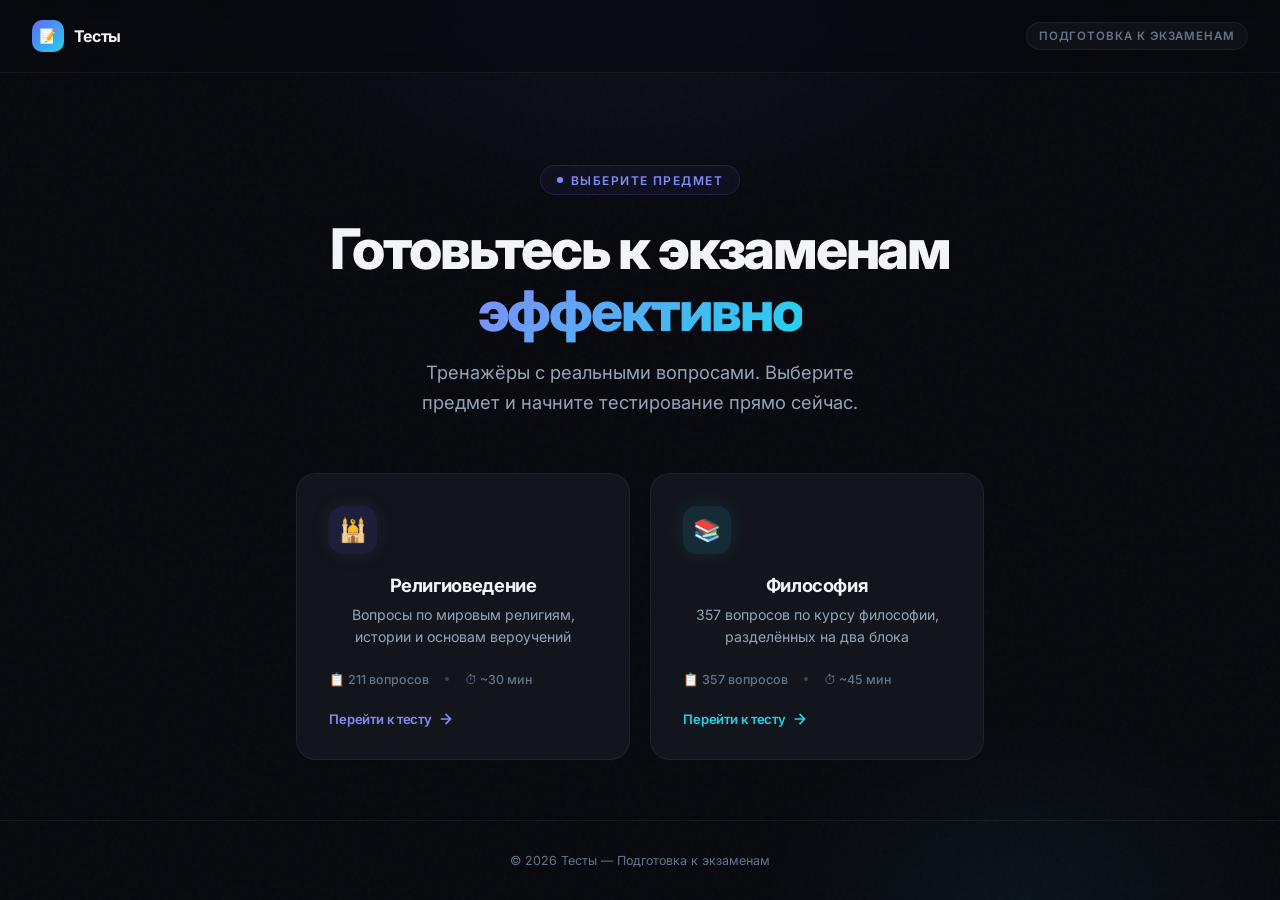
<file: index.html>
<!DOCTYPE html>
<html lang="ru">
<head>
  <meta charset="UTF-8">
  <meta name="viewport" content="width=device-width, initial-scale=1.0">
  <title>Тесты — Главная</title>
  <meta name="description" content="Платформа для подготовки к экзаменам. Тесты по религиоведению, философии и другим предметам.">
  <link href="https://fonts.googleapis.com/css2?family=Inter:wght@300;400;500;600;700;800;900&display=swap" rel="stylesheet">
  <style>
    :root {
      --bg: #08090e;
      --surface: #0f1117;
      --card: #13151c;
      --card-hover: #191c26;
      --border: rgba(255,255,255,.06);
      --border-hover: rgba(255,255,255,.12);
      --accent: #6366f1;
      --accent-light: #818cf8;
      --accent-glow: rgba(99,102,241,.15);
      --accent2: #22d3ee;
      --accent2-glow: rgba(34,211,238,.1);
      --text: #f1f5f9;
      --text-secondary: #94a3b8;
      --text-muted: #64748b;
      --radius: 20px;
      --radius-sm: 14px;
    }

    * { box-sizing: border-box; margin: 0; padding: 0; }

    html {
      scroll-behavior: smooth;
    }

    body {
      background: var(--bg);
      color: var(--text);
      font-family: 'Inter', -apple-system, BlinkMacSystemFont, 'Segoe UI', sans-serif;
      min-height: 100vh;
      overflow-x: hidden;
      -webkit-font-smoothing: antialiased;
      -moz-osx-font-smoothing: grayscale;
    }

    /* ── AMBIENT BACKGROUND ── */
    body::before {
      content: '';
      position: fixed; inset: 0; z-index: 0;
      background:
        radial-gradient(ellipse 60% 50% at 50% 0%, rgba(99,102,241,.08) 0%, transparent 50%),
        radial-gradient(ellipse 40% 40% at 80% 100%, rgba(34,211,238,.05) 0%, transparent 50%);
      pointer-events: none;
    }

    /* ── NOISE TEXTURE ── */
    body::after {
      content: '';
      position: fixed; inset: 0; z-index: 0;
      opacity: .025;
      background-image: url("data:image/svg+xml,%3Csvg viewBox='0 0 256 256' xmlns='http://www.w3.org/2000/svg'%3E%3Cfilter id='n'%3E%3CfeTurbulence type='fractalNoise' baseFrequency='.85' numOctaves='4' stitchTiles='stitch'/%3E%3C/filter%3E%3Crect width='100%25' height='100%25' filter='url(%23n)'/%3E%3C/svg%3E");
      pointer-events: none;
    }

    .page-wrapper {
      position: relative; z-index: 1;
      min-height: 100vh;
      display: flex;
      flex-direction: column;
    }

    /* ── HEADER ── */
    .header {
      padding: 1.25rem 2rem;
      display: flex;
      align-items: center;
      justify-content: space-between;
      border-bottom: 1px solid var(--border);
      backdrop-filter: blur(12px);
      background: rgba(8,9,14,.6);
      position: sticky;
      top: 0;
      z-index: 100;
    }

    .logo {
      display: flex;
      align-items: center;
      gap: .6rem;
      text-decoration: none;
      color: var(--text);
    }

    .logo-icon {
      width: 32px; height: 32px;
      border-radius: 10px;
      background: linear-gradient(135deg, var(--accent), var(--accent2));
      display: flex; align-items: center; justify-content: center;
      font-size: .9rem;
    }

    .logo-text {
      font-weight: 700;
      font-size: 1rem;
      letter-spacing: -.02em;
    }

    .header-badge {
      font-size: .72rem;
      font-weight: 600;
      text-transform: uppercase;
      letter-spacing: .08em;
      color: var(--text-muted);
      padding: .35rem .75rem;
      border: 1px solid var(--border);
      border-radius: 999px;
      background: var(--surface);
    }

    /* ── HERO ── */
    .hero {
      flex: 1;
      display: flex;
      flex-direction: column;
      align-items: center;
      justify-content: center;
      text-align: center;
      padding: 4rem 2rem 2rem;
    }

    .hero-eyebrow {
      display: inline-flex;
      align-items: center;
      gap: .5rem;
      font-size: .75rem;
      font-weight: 600;
      text-transform: uppercase;
      letter-spacing: .12em;
      color: var(--accent-light);
      margin-bottom: 1.5rem;
      padding: .4rem 1rem;
      border-radius: 999px;
      border: 1px solid rgba(99,102,241,.2);
      background: rgba(99,102,241,.06);
    }

    .hero-eyebrow::before {
      content: '';
      width: 6px; height: 6px;
      border-radius: 50%;
      background: var(--accent-light);
      animation: pulse-dot 2s ease infinite;
    }

    @keyframes pulse-dot {
      0%, 100% { opacity: 1; transform: scale(1); }
      50% { opacity: .4; transform: scale(.7); }
    }

    .hero h1 {
      font-size: clamp(2.2rem, 5vw, 3.5rem);
      font-weight: 800;
      letter-spacing: -.04em;
      line-height: 1.1;
      margin-bottom: 1rem;
      color: var(--text);
    }

    .hero h1 .gradient-text {
      background: linear-gradient(135deg, var(--accent-light), var(--accent2));
      -webkit-background-clip: text;
      -webkit-text-fill-color: transparent;
      background-clip: text;
    }

    .hero-subtitle {
      font-size: clamp(.95rem, 1.5vw, 1.15rem);
      color: var(--text-secondary);
      max-width: 480px;
      line-height: 1.6;
      margin-bottom: 3.5rem;
    }

    /* ── QUIZ CARDS GRID ── */
    .quiz-grid {
      display: grid;
      grid-template-columns: repeat(auto-fit, minmax(300px, 1fr));
      gap: 1.25rem;
      width: 100%;
      max-width: 720px;
      padding: 0 1rem;
    }

    .quiz-card {
      position: relative;
      display: flex;
      flex-direction: column;
      padding: 2rem;
      background: var(--card);
      border: 1px solid var(--border);
      border-radius: var(--radius);
      text-decoration: none;
      color: var(--text);
      transition: all .3s cubic-bezier(.4,0,.2,1);
      overflow: hidden;
    }

    .quiz-card::before {
      content: '';
      position: absolute;
      inset: 0;
      border-radius: inherit;
      opacity: 0;
      transition: opacity .3s;
    }

    .quiz-card:nth-child(1)::before {
      background: linear-gradient(135deg, rgba(99,102,241,.06), rgba(34,211,238,.04));
    }

    .quiz-card:nth-child(2)::before {
      background: linear-gradient(135deg, rgba(34,211,238,.06), rgba(168,85,247,.04));
    }

    .quiz-card:hover {
      border-color: var(--border-hover);
      transform: translateY(-4px);
      box-shadow:
        0 20px 40px rgba(0,0,0,.3),
        0 0 0 1px rgba(255,255,255,.04);
    }

    .quiz-card:hover::before {
      opacity: 1;
    }

    .card-icon {
      width: 48px; height: 48px;
      border-radius: var(--radius-sm);
      display: flex; align-items: center; justify-content: center;
      font-size: 1.4rem;
      margin-bottom: 1.25rem;
      position: relative;
      z-index: 1;
    }

    .quiz-card:nth-child(1) .card-icon {
      background: rgba(99,102,241,.12);
      box-shadow: 0 0 20px rgba(99,102,241,.1);
    }

    .quiz-card:nth-child(2) .card-icon {
      background: rgba(34,211,238,.12);
      box-shadow: 0 0 20px rgba(34,211,238,.1);
    }

    .card-content {
      position: relative;
      z-index: 1;
      flex: 1;
    }

    .card-title {
      font-size: 1.15rem;
      font-weight: 700;
      letter-spacing: -.02em;
      margin-bottom: .5rem;
    }

    .card-desc {
      font-size: .88rem;
      color: var(--text-secondary);
      line-height: 1.55;
      margin-bottom: 1.5rem;
    }

    .card-meta {
      display: flex;
      align-items: center;
      gap: 1rem;
      position: relative;
      z-index: 1;
    }

    .card-meta-item {
      display: flex;
      align-items: center;
      gap: .35rem;
      font-size: .78rem;
      color: var(--text-muted);
      font-weight: 500;
    }

    .card-meta-dot {
      width: 4px; height: 4px;
      border-radius: 50%;
      background: var(--text-muted);
      opacity: .5;
    }

    .card-arrow {
      position: relative;
      z-index: 1;
      display: flex;
      align-items: center;
      gap: .4rem;
      margin-top: 1.5rem;
      font-size: .82rem;
      font-weight: 600;
      letter-spacing: -.01em;
      transition: gap .2s;
    }

    .quiz-card:nth-child(1) .card-arrow { color: var(--accent-light); }
    .quiz-card:nth-child(2) .card-arrow { color: var(--accent2); }

    .quiz-card:hover .card-arrow {
      gap: .7rem;
    }

    .card-arrow svg {
      width: 16px; height: 16px;
      transition: transform .2s;
    }

    .quiz-card:hover .card-arrow svg {
      transform: translateX(2px);
    }

    /* ── FOOTER ── */
    .footer {
      padding: 2rem;
      text-align: center;
      border-top: 1px solid var(--border);
      color: var(--text-muted);
      font-size: .78rem;
    }

    /* ── ANIMATIONS ── */
    @keyframes fadeUp {
      from { opacity: 0; transform: translateY(20px); }
      to { opacity: 1; transform: translateY(0); }
    }

    .hero-eyebrow { animation: fadeUp .6s ease .1s both; }
    .hero h1 { animation: fadeUp .6s ease .2s both; }
    .hero-subtitle { animation: fadeUp .6s ease .3s both; }
    .quiz-card:nth-child(1) { animation: fadeUp .6s ease .4s both; }
    .quiz-card:nth-child(2) { animation: fadeUp .6s ease .5s both; }

    /* ── RESPONSIVE ── */
    @media (max-width: 640px) {
      .header { padding: 1rem 1.25rem; }
      .hero { padding: 3rem 1.25rem 1.5rem; }
      .quiz-grid {
        grid-template-columns: 1fr;
        max-width: 400px;
        padding: 0 1.25rem;
      }
      .quiz-card { padding: 1.5rem; }
      .hero-subtitle { margin-bottom: 2.5rem; }
    }

    /* ── SCROLLBAR ── */
    ::-webkit-scrollbar { width: 5px; }
    ::-webkit-scrollbar-track { background: var(--bg); }
    ::-webkit-scrollbar-thumb { background: rgba(255,255,255,.08); border-radius: 999px; }
    ::-webkit-scrollbar-thumb:hover { background: rgba(255,255,255,.14); }
  </style>
</head>
<body>
  <div class="page-wrapper">

    <!-- HEADER -->
    <header class="header" id="header">
      <a href="/" class="logo">
        <div class="logo-icon">📝</div>
        <span class="logo-text">Тесты</span>
      </a>
      <span class="header-badge">Подготовка к экзаменам</span>
    </header>

    <!-- HERO -->
    <section class="hero" id="hero">
      <div class="hero-eyebrow">Выберите предмет</div>
      <h1>Готовьтесь к экзаменам<br><span class="gradient-text">эффективно</span></h1>
      <p class="hero-subtitle">
        Тренажёры с&nbsp;реальными вопросами. Выберите предмет и&nbsp;начните тестирование прямо сейчас.
      </p>

      <!-- QUIZ CARDS -->
      <div class="quiz-grid" id="quiz-grid">
        <a href="./rel/index.html" class="quiz-card" id="card-rel">
          <div class="card-icon">🕌</div>
          <div class="card-content">
            <div class="card-title">Религиоведение</div>
            <p class="card-desc">Вопросы по мировым религиям, истории и основам вероучений</p>
          </div>
          <div class="card-meta">
            <span class="card-meta-item">📋 211 вопросов</span>
            <span class="card-meta-dot"></span>
            <span class="card-meta-item">⏱ ~30 мин</span>
          </div>
          <div class="card-arrow">
            Перейти к тесту
            <svg viewBox="0 0 24 24" fill="none" stroke="currentColor" stroke-width="2.5" stroke-linecap="round" stroke-linejoin="round">
              <path d="M5 12h14M12 5l7 7-7 7"/>
            </svg>
          </div>
        </a>

        <a href="./quiz/index.html" class="quiz-card" id="card-philosophy">
          <div class="card-icon">📚</div>
          <div class="card-content">
            <div class="card-title">Философия</div>
            <p class="card-desc">357 вопросов по курсу философии, разделённых на два блока</p>
          </div>
          <div class="card-meta">
            <span class="card-meta-item">📋 357 вопросов</span>
            <span class="card-meta-dot"></span>
            <span class="card-meta-item">⏱ ~45 мин</span>
          </div>
          <div class="card-arrow">
            Перейти к тесту
            <svg viewBox="0 0 24 24" fill="none" stroke="currentColor" stroke-width="2.5" stroke-linecap="round" stroke-linejoin="round">
              <path d="M5 12h14M12 5l7 7-7 7"/>
            </svg>
          </div>
        </a>
      </div>
    </section>

    <!-- FOOTER -->
    <footer class="footer" id="footer">
      <p>© 2026 Тесты — Подготовка к экзаменам</p>
    </footer>

  </div>
</body>
</html>
</file>
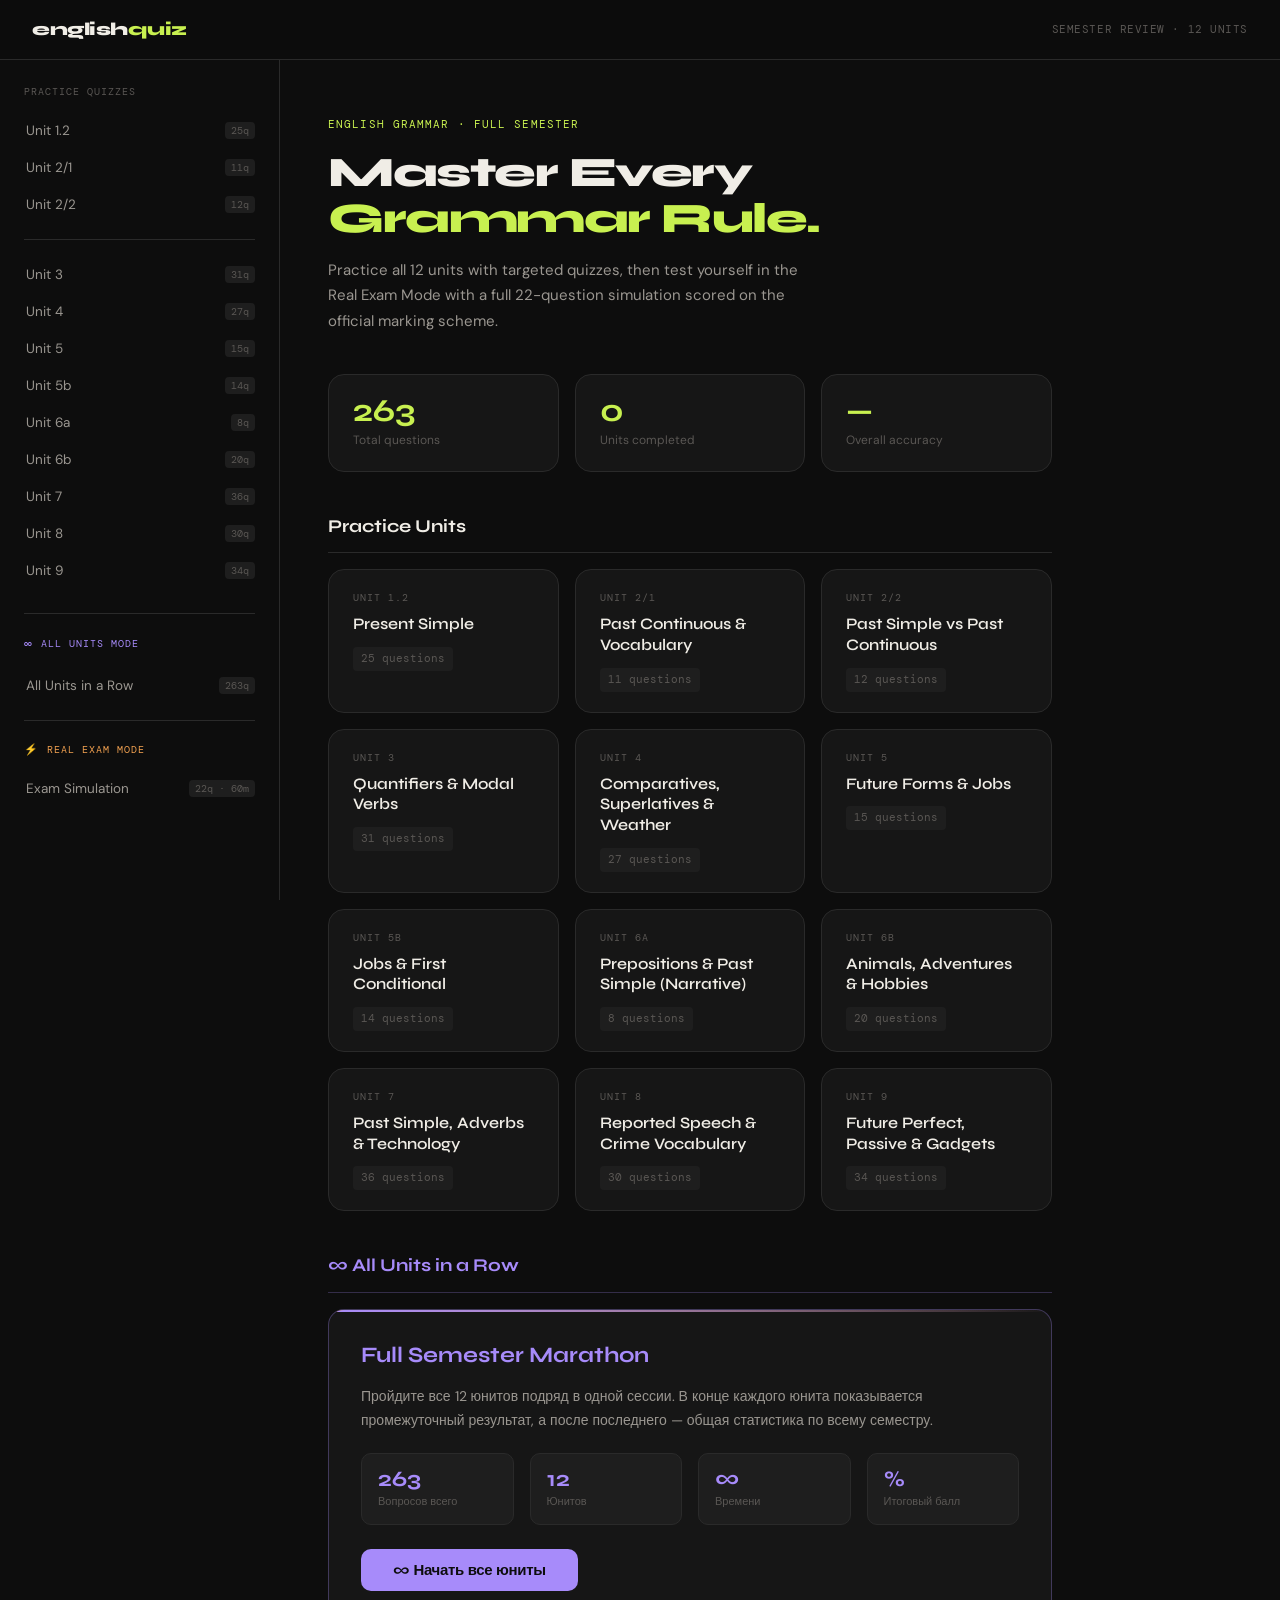
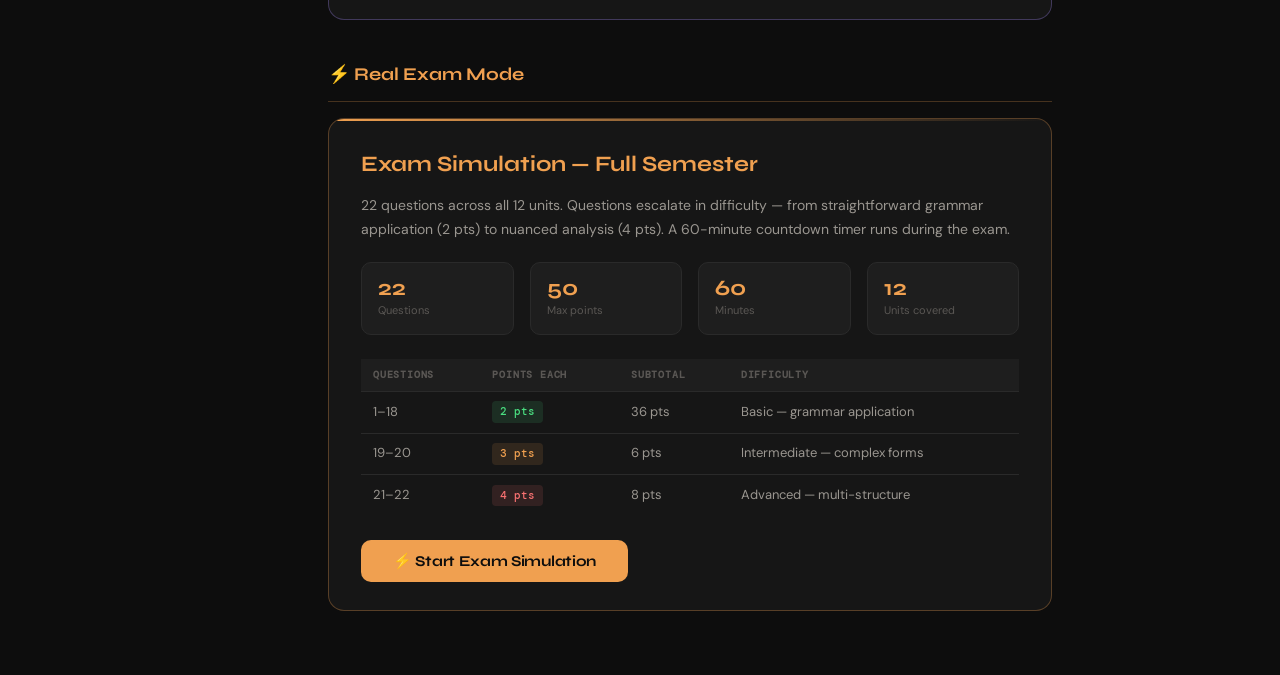
<file: eng/index.html>
<!DOCTYPE html>
<html lang="en">
<head>
<meta charset="UTF-8">
<meta name="viewport" content="width=device-width, initial-scale=1.0">
<title>English Grammar Quiz</title>
<link rel="preconnect" href="https://fonts.googleapis.com">
<link href="https://fonts.googleapis.com/css2?family=Syne:wght@400;500;600;700;800&family=DM+Mono:wght@400;500&family=DM+Sans:ital,wght@0,300;0,400;0,500;1,400&display=swap" rel="stylesheet">
<style>
  *, *::before, *::after { box-sizing: border-box; margin: 0; padding: 0; }

  :root {
    --bg: #0d0d0d;
    --surface: #161616;
    --surface2: #1e1e1e;
    --border: #2a2a2a;
    --border2: #3a3a3a;
    --text: #f0ede6;
    --text2: #9a9690;
    --text3: #5a5754;
    --accent: #c8f050;
    --accent2: #a8d030;
    --accent-dim: rgba(200,240,80,0.08);
    --accent-border: rgba(200,240,80,0.25);
    --correct: #4ade80;
    --correct-bg: rgba(74,222,128,0.08);
    --correct-border: rgba(74,222,128,0.3);
    --wrong: #f87171;
    --wrong-bg: rgba(248,113,113,0.08);
    --wrong-border: rgba(248,113,113,0.3);
    --exam: #f0a050;
    --exam-dim: rgba(240,160,80,0.08);
    --exam-border: rgba(240,160,80,0.25);
    --all: #a78bfa;
    --all-dim: rgba(167,139,250,0.08);
    --all-border: rgba(167,139,250,0.25);
    --radius: 10px;
    --radius-lg: 16px;
  }

  body {
    background: var(--bg);
    color: var(--text);
    font-family: 'DM Sans', sans-serif;
    font-size: 15px;
    line-height: 1.6;
    min-height: 100vh;
  }

  /* ── HEADER ── */
  header {
    border-bottom: 1px solid var(--border);
    padding: 0 2rem;
    display: flex;
    align-items: center;
    justify-content: space-between;
    height: 60px;
    position: sticky;
    top: 0;
    background: rgba(13,13,13,0.95);
    backdrop-filter: blur(12px);
    z-index: 100;
  }
  .logo {
    font-family: 'Syne', sans-serif;
    font-weight: 800;
    font-size: 18px;
    color: var(--text);
    letter-spacing: -0.5px;
  }
  .logo span { color: var(--accent); }
  .header-meta {
    font-family: 'DM Mono', monospace;
    font-size: 11px;
    color: var(--text3);
    letter-spacing: 0.05em;
    text-transform: uppercase;
  }

  /* ── LAYOUT ── */
  .app { display: flex; min-height: calc(100vh - 60px); }

  /* ── SIDEBAR ── */
  .sidebar {
    width: 280px;
    flex-shrink: 0;
    border-right: 1px solid var(--border);
    padding: 1.5rem 0;
    overflow-y: auto;
    height: calc(100vh - 60px);
    position: sticky;
    top: 60px;
  }
  .sidebar-label {
    font-family: 'DM Mono', monospace;
    font-size: 10px;
    letter-spacing: 0.1em;
    text-transform: uppercase;
    color: var(--text3);
    padding: 0 1.5rem;
    margin-bottom: 0.75rem;
  }
  .unit-btn {
    display: flex;
    align-items: center;
    justify-content: space-between;
    width: 100%;
    padding: 0.625rem 1.5rem;
    background: none;
    border: none;
    cursor: pointer;
    color: var(--text2);
    font-family: 'DM Sans', sans-serif;
    font-size: 13.5px;
    text-align: left;
    transition: all 0.15s;
    border-left: 2px solid transparent;
    gap: 0.5rem;
  }
  .unit-btn:hover { background: var(--surface); color: var(--text); }
  .unit-btn.active {
    background: var(--accent-dim);
    color: var(--accent);
    border-left-color: var(--accent);
  }
  .unit-btn.exam-btn.active {
    background: var(--exam-dim);
    color: var(--exam);
    border-left-color: var(--exam);
  }
  .unit-btn.all-btn.active {
    background: var(--all-dim);
    color: var(--all);
    border-left-color: var(--all);
  }
  .unit-btn.all-btn.active .unit-tag { background: var(--all-border); color: var(--all); }
  .unit-btn .unit-name { flex: 1; }
  .unit-tag {
    font-family: 'DM Mono', monospace;
    font-size: 10px;
    padding: 2px 6px;
    border-radius: 4px;
    background: var(--surface2);
    color: var(--text3);
    white-space: nowrap;
  }
  .unit-btn.active .unit-tag { background: var(--accent-border); color: var(--accent); }
  .unit-btn.exam-btn.active .unit-tag { background: var(--exam-border); color: var(--exam); }
  .unit-btn.done .unit-name::after {
    content: ' ✓';
    color: var(--correct);
    font-size: 11px;
  }
  .sidebar-divider {
    height: 1px;
    background: var(--border);
    margin: 1rem 1.5rem;
  }
  .exam-section-label {
    font-family: 'DM Mono', monospace;
    font-size: 10px;
    letter-spacing: 0.1em;
    text-transform: uppercase;
    color: var(--exam);
    padding: 0 1.5rem;
    margin: 1.25rem 0 0.75rem;
    display: flex;
    align-items: center;
    gap: 0.5rem;
  }
  .exam-section-label::before { content: '⚡'; font-size: 11px; }
  .all-section-label {
    font-family: 'DM Mono', monospace;
    font-size: 10px;
    letter-spacing: 0.1em;
    text-transform: uppercase;
    color: var(--all);
    padding: 0 1.5rem;
    margin: 1.25rem 0 0.75rem;
    display: flex;
    align-items: center;
    gap: 0.5rem;
  }
  .all-section-label::before { content: '∞'; font-size: 13px; }

  /* ── MAIN ── */
  main {
    flex: 1;
    padding: 2.5rem 3rem;
    max-width: 820px;
  }

  /* ── HOME ── */
  #home { padding-top: 1rem; }
  .home-eyebrow {
    font-family: 'DM Mono', monospace;
    font-size: 11px;
    text-transform: uppercase;
    letter-spacing: 0.1em;
    color: var(--accent);
    margin-bottom: 1rem;
  }
  .home-title {
    font-family: 'Syne', sans-serif;
    font-size: 42px;
    font-weight: 800;
    line-height: 1.1;
    letter-spacing: -1.5px;
    color: var(--text);
    margin-bottom: 1rem;
  }
  .home-title em { color: var(--accent); font-style: normal; }
  .home-desc {
    color: var(--text2);
    font-size: 15px;
    max-width: 480px;
    margin-bottom: 2.5rem;
    line-height: 1.7;
  }
  .stats-grid {
    display: grid;
    grid-template-columns: repeat(3, 1fr);
    gap: 1rem;
    margin-bottom: 2.5rem;
  }
  .stat-card {
    background: var(--surface);
    border: 1px solid var(--border);
    border-radius: var(--radius-lg);
    padding: 1.25rem 1.5rem;
  }
  .stat-val {
    font-family: 'Syne', sans-serif;
    font-size: 32px;
    font-weight: 700;
    color: var(--accent);
    line-height: 1;
    margin-bottom: 0.25rem;
  }
  .stat-label { font-size: 12px; color: var(--text3); }

  .units-grid {
    display: grid;
    grid-template-columns: repeat(auto-fill, minmax(220px, 1fr));
    gap: 1rem;
  }
  .unit-card {
    background: var(--surface);
    border: 1px solid var(--border);
    border-radius: var(--radius-lg);
    padding: 1.25rem 1.5rem;
    cursor: pointer;
    transition: all 0.2s;
  }
  .unit-card:hover { border-color: var(--border2); background: var(--surface2); }
  .unit-card.exam-card { border-color: rgba(240,160,80,0.2); }
  .unit-card.exam-card:hover { border-color: var(--exam); background: var(--exam-dim); }
  .unit-card-num {
    font-family: 'DM Mono', monospace;
    font-size: 10px;
    letter-spacing: 0.1em;
    text-transform: uppercase;
    color: var(--text3);
    margin-bottom: 0.5rem;
  }
  .unit-card-num.exam { color: var(--exam); }
  .unit-card-name {
    font-family: 'Syne', sans-serif;
    font-size: 16px;
    font-weight: 600;
    color: var(--text);
    margin-bottom: 0.75rem;
    line-height: 1.3;
  }
  .unit-card-meta { display: flex; align-items: center; gap: 0.5rem; flex-wrap: wrap; }
  .unit-card-badge {
    font-family: 'DM Mono', monospace;
    font-size: 11px;
    padding: 3px 8px;
    border-radius: 4px;
    background: var(--surface2);
    color: var(--text3);
  }
  .unit-card.done .unit-card-badge { background: var(--correct-bg); color: var(--correct); border: 1px solid var(--correct-border); }
  .unit-card.exam-card .unit-card-badge { background: var(--exam-dim); color: var(--exam); border: 1px solid var(--exam-border); }
  .section-heading {
    font-family: 'Syne', sans-serif;
    font-size: 18px;
    font-weight: 700;
    color: var(--text);
    margin: 2.5rem 0 1rem;
    padding-bottom: 0.75rem;
    border-bottom: 1px solid var(--border);
  }
  .section-heading.exam-heading { color: var(--exam); border-color: rgba(240,160,80,0.25); }

  /* ── EXAM INTRO CARD ── */
  .exam-intro-card {
    background: var(--surface);
    border: 1px solid rgba(240,160,80,0.3);
    border-radius: var(--radius-lg);
    padding: 1.75rem 2rem;
    margin-bottom: 1.5rem;
    position: relative;
    overflow: hidden;
  }
  .exam-intro-card::before {
    content: '';
    position: absolute;
    top: 0; left: 0; right: 0;
    height: 2px;
    background: linear-gradient(90deg, var(--exam), transparent);
  }
  .exam-intro-title {
    font-family: 'Syne', sans-serif;
    font-size: 22px;
    font-weight: 700;
    color: var(--exam);
    margin-bottom: 0.75rem;
  }
  .exam-intro-desc { color: var(--text2); font-size: 14px; line-height: 1.7; margin-bottom: 1.25rem; }
  .exam-info-grid {
    display: grid;
    grid-template-columns: repeat(4, 1fr);
    gap: 1rem;
    margin-bottom: 1.5rem;
  }
  .exam-info-item {
    background: var(--surface2);
    border-radius: var(--radius);
    padding: 0.875rem 1rem;
    border: 1px solid var(--border);
  }
  .exam-info-val {
    font-family: 'Syne', sans-serif;
    font-size: 22px;
    font-weight: 700;
    color: var(--exam);
    line-height: 1;
    margin-bottom: 0.2rem;
  }
  .exam-info-label { font-size: 11px; color: var(--text3); }
  .scoring-table {
    width: 100%;
    border-collapse: collapse;
    font-size: 13px;
    margin-bottom: 1.5rem;
  }
  .scoring-table th {
    text-align: left;
    padding: 0.5rem 0.75rem;
    background: var(--surface2);
    color: var(--text3);
    font-family: 'DM Mono', monospace;
    font-size: 10px;
    letter-spacing: 0.08em;
    text-transform: uppercase;
    border-bottom: 1px solid var(--border);
  }
  .scoring-table td {
    padding: 0.6rem 0.75rem;
    border-bottom: 1px solid var(--border);
    color: var(--text2);
  }
  .scoring-table tr:last-child td { border-bottom: none; }
  .pts-badge {
    display: inline-block;
    font-family: 'DM Mono', monospace;
    font-size: 11px;
    padding: 2px 8px;
    border-radius: 4px;
    font-weight: 500;
  }
  .pts-2 { background: rgba(74,222,128,0.12); color: #4ade80; }
  .pts-3 { background: rgba(240,160,80,0.12); color: #f0a050; }
  .pts-4 { background: rgba(248,113,113,0.12); color: #f87171; }
  .start-exam-btn {
    display: inline-flex;
    align-items: center;
    gap: 0.5rem;
    padding: 0.75rem 2rem;
    background: var(--exam);
    color: #0d0d0d;
    border: none;
    border-radius: var(--radius);
    font-family: 'Syne', sans-serif;
    font-size: 15px;
    font-weight: 700;
    cursor: pointer;
    transition: all 0.2s;
    letter-spacing: -0.3px;
  }
  .start-exam-btn:hover { background: #ffb870; transform: translateY(-1px); }

  /* ── QUIZ ── */
  #quiz-view { display: none; }
  .quiz-header {
    display: flex;
    align-items: center;
    justify-content: space-between;
    margin-bottom: 2rem;
    padding-bottom: 1.5rem;
    border-bottom: 1px solid var(--border);
    gap: 1.5rem;
  }
  #quiz-title {
    font-family: 'Syne', sans-serif;
    font-weight: 700;
    font-size: 20px;
    color: var(--text);
    flex-shrink: 0;
  }
  .quiz-meta { display: flex; gap: 1rem; align-items: center; flex-wrap: wrap; }
  #question-num {
    font-family: 'DM Mono', monospace;
    font-size: 12px;
    color: var(--text3);
  }
  #progress-score {
    font-family: 'DM Mono', monospace;
    font-size: 12px;
  }
  #progress-score .c { color: var(--correct); }
  #progress-score .w { color: var(--wrong); }
  .progress-bar-wrap {
    height: 3px;
    background: var(--surface2);
    border-radius: 2px;
    margin-bottom: 2rem;
    overflow: hidden;
  }
  #progress-bar {
    height: 100%;
    background: var(--accent);
    border-radius: 2px;
    transition: width 0.3s ease;
    width: 0%;
  }
  #progress-bar.exam-bar { background: var(--exam); }
  #progress-bar.all-bar  { background: var(--all); }

  /* unit separator chip in all-units mode */
  .unit-separator-chip {
    display: inline-flex;
    align-items: center;
    gap: 0.4rem;
    font-family: 'DM Mono', monospace;
    font-size: 11px;
    padding: 3px 10px;
    border-radius: 5px;
    background: var(--all-dim);
    color: var(--all);
    border: 1px solid var(--all-border);
    margin-bottom: 0.75rem;
  }

  /* Points badge in quiz */
  .question-points-badge {
    display: inline-flex;
    align-items: center;
    gap: 0.3rem;
    font-family: 'DM Mono', monospace;
    font-size: 11px;
    padding: 3px 9px;
    border-radius: 5px;
    margin-bottom: 0.75rem;
  }
  .points-badge-2 { background: rgba(74,222,128,0.1); color: #4ade80; border: 1px solid rgba(74,222,128,0.2); }
  .points-badge-3 { background: rgba(240,160,80,0.1); color: #f0a050; border: 1px solid rgba(240,160,80,0.2); }
  .points-badge-4 { background: rgba(248,113,113,0.1); color: #f87171; border: 1px solid rgba(248,113,113,0.2); }
  .points-badge-difficulty {
    font-size: 10px;
    opacity: 0.7;
  }

  #question-text {
    font-size: 17px;
    font-weight: 500;
    line-height: 1.6;
    color: var(--text);
    margin-bottom: 1.75rem;
    white-space: pre-line;
  }
  #options { display: flex; flex-direction: column; gap: 0.625rem; margin-bottom: 1.5rem; }
  .option {
    display: flex;
    align-items: center;
    gap: 1rem;
    padding: 0.875rem 1.25rem;
    background: var(--surface);
    border: 1px solid var(--border);
    border-radius: var(--radius);
    cursor: pointer;
    color: var(--text);
    font-family: 'DM Sans', sans-serif;
    font-size: 14.5px;
    text-align: left;
    transition: all 0.15s;
    width: 100%;
  }
  .option:hover:not(:disabled) { border-color: var(--border2); background: var(--surface2); }
  .option.correct { background: var(--correct-bg); border-color: var(--correct-border); color: var(--correct); }
  .option.wrong   { background: var(--wrong-bg);   border-color: var(--wrong-border);   color: var(--wrong); }
  .option-letter {
    font-family: 'DM Mono', monospace;
    font-size: 12px;
    width: 24px;
    height: 24px;
    border-radius: 5px;
    background: var(--surface2);
    display: flex;
    align-items: center;
    justify-content: center;
    flex-shrink: 0;
    color: var(--text3);
  }
  .option.correct .option-letter { background: var(--correct-border); color: var(--correct); }
  .option.wrong .option-letter   { background: var(--wrong-border); color: var(--wrong); }

  #feedback-area { min-height: 28px; margin-bottom: 1.25rem; }
  .feedback-msg { font-size: 13px; font-weight: 500; padding: 6px 12px; border-radius: 6px; }
  .feedback-msg.correct { color: var(--correct); background: var(--correct-bg); }
  .feedback-msg.wrong   { color: var(--wrong);   background: var(--wrong-bg); }

  .quiz-footer { display: flex; align-items: center; justify-content: space-between; gap: 1rem; flex-wrap: wrap; }
  #next-btn, #back-home-btn {
    padding: 0.625rem 1.5rem;
    border-radius: var(--radius);
    font-family: 'Syne', sans-serif;
    font-size: 14px;
    font-weight: 600;
    cursor: pointer;
    transition: all 0.15s;
    border: none;
  }
  #next-btn { background: var(--accent); color: #0d0d0d; }
  #next-btn:hover { background: var(--accent2); }
  #next-btn.exam-next { background: var(--exam); color: #0d0d0d; }
  #next-btn.exam-next:hover { background: #ffb870; }
  #next-btn.all-next { background: var(--all); color: #0d0d0d; }
  #next-btn.all-next:hover { background: #c4b5fd; }
  #back-home-btn { background: var(--surface2); color: var(--text2); border: 1px solid var(--border); }
  #back-home-btn:hover { background: var(--surface); color: var(--text); }

  /* Timer */
  .timer-wrap {
    display: none;
    align-items: center;
    gap: 0.5rem;
    font-family: 'DM Mono', monospace;
    font-size: 14px;
    color: var(--text2);
    padding: 0.4rem 0.875rem;
    border: 1px solid var(--border);
    border-radius: var(--radius);
    background: var(--surface);
  }
  .timer-wrap.active { display: flex; }
  .timer-wrap.warning { color: var(--wrong); border-color: var(--wrong-border); background: var(--wrong-bg); animation: pulse 1s infinite; }
  #timer-icon { font-size: 13px; }
  @keyframes pulse { 0%,100% { opacity:1; } 50% { opacity:0.5; } }

  /* ── RESULTS ── */
  #results-view { display: none; }
  .results-header { margin-bottom: 2.5rem; padding-bottom: 1.5rem; border-bottom: 1px solid var(--border); }
  .score-display { display: flex; align-items: baseline; gap: 1rem; margin-bottom: 0.5rem; }
  #score-pct {
    font-family: 'Syne', sans-serif;
    font-size: 56px;
    font-weight: 800;
    color: var(--accent);
    line-height: 1;
    letter-spacing: -2px;
  }
  #score-pct.exam-score { color: var(--exam); }
  #score-label { color: var(--text2); font-size: 14px; max-width: 480px; }
  .results-stats {
    display: flex;
    gap: 1.5rem;
    margin-top: 1.25rem;
    flex-wrap: wrap;
  }
  .r-stat { display: flex; flex-direction: column; gap: 2px; }
  .r-stat-val { font-family: 'Syne', sans-serif; font-size: 22px; font-weight: 700; }
  .r-stat-val.c { color: var(--correct); }
  .r-stat-val.w { color: var(--wrong); }
  .r-stat-val.t { color: var(--text2); }
  .r-stat-label { font-size: 11px; color: var(--text3); font-family: 'DM Mono', monospace; text-transform: uppercase; letter-spacing: 0.05em; }

  /* Exam score breakdown */
  .exam-score-breakdown {
    background: var(--surface);
    border: 1px solid rgba(240,160,80,0.25);
    border-radius: var(--radius-lg);
    padding: 1.25rem 1.5rem;
    margin: 1.5rem 0;
  }
  .exam-score-breakdown-title {
    font-family: 'DM Mono', monospace;
    font-size: 10px;
    text-transform: uppercase;
    letter-spacing: 0.08em;
    color: var(--exam);
    margin-bottom: 1rem;
  }
  .breakdown-row {
    display: flex;
    align-items: center;
    justify-content: space-between;
    padding: 0.5rem 0;
    border-bottom: 1px solid var(--border);
    font-size: 13px;
    color: var(--text2);
  }
  .breakdown-row:last-child { border-bottom: none; }
  .breakdown-row strong { color: var(--text); }
  .breakdown-pts { font-family: 'DM Mono', monospace; font-size: 13px; }
  .breakdown-pts.earned { color: var(--exam); }
  .breakdown-pts.max { color: var(--text3); }

  .results-actions { display: flex; gap: 0.75rem; margin-top: 1.5rem; flex-wrap: wrap; }
  .btn-primary {
    padding: 0.625rem 1.5rem;
    background: var(--accent);
    color: #0d0d0d;
    border: none;
    border-radius: var(--radius);
    font-family: 'Syne', sans-serif;
    font-size: 14px;
    font-weight: 600;
    cursor: pointer;
    transition: all 0.15s;
  }
  .btn-primary:hover { background: var(--accent2); }
  .btn-primary.exam-btn { background: var(--exam); }
  .btn-primary.exam-btn:hover { background: #ffb870; }
  .btn-secondary {
    padding: 0.625rem 1.5rem;
    background: var(--surface2);
    color: var(--text2);
    border: 1px solid var(--border);
    border-radius: var(--radius);
    font-family: 'Syne', sans-serif;
    font-size: 14px;
    font-weight: 600;
    cursor: pointer;
    transition: all 0.15s;
  }
  .btn-secondary:hover { background: var(--surface); color: var(--text); }

  .review-section-title {
    font-family: 'Syne', sans-serif;
    font-size: 16px;
    font-weight: 700;
    color: var(--text);
    margin-bottom: 1rem;
  }
  #review-list { display: flex; flex-direction: column; gap: 0.75rem; }
  .review-item {
    background: var(--surface);
    border: 1px solid var(--border);
    border-radius: var(--radius);
    padding: 1rem 1.25rem;
  }
  .review-item.wrong-item { border-color: var(--wrong-border); }
  .review-q { font-size: 13px; color: var(--text2); margin-bottom: 0.5rem; white-space: pre-line; }
  .review-q .review-qnum { font-family: 'DM Mono', monospace; color: var(--text3); font-size: 11px; }
  .review-answers { display: flex; gap: 0.5rem; flex-wrap: wrap; margin-top: 0.375rem; align-items: center; }
  .review-chip {
    font-size: 12px;
    padding: 3px 10px;
    border-radius: 5px;
    font-family: 'DM Mono', monospace;
  }
  .your-correct { background: var(--correct-bg); color: var(--correct); border: 1px solid var(--correct-border); }
  .your-wrong   { background: var(--wrong-bg);   color: var(--wrong);   border: 1px solid var(--wrong-border); }
  .correct-ans  { background: var(--correct-bg); color: var(--correct); border: 1px solid var(--correct-border); }
  .review-pts-chip {
    font-size: 10px;
    padding: 2px 7px;
    border-radius: 4px;
    font-family: 'DM Mono', monospace;
    margin-left: auto;
  }

  /* progress nums */
  #progress-nums { font-family: 'DM Mono', monospace; font-size: 12px; color: var(--text3); }
</style>
</head>
<body>
<header>
  <div class="logo">english<span>quiz</span></div>
  <div class="header-meta">Semester Review · 12 Units</div>
</header>

<div class="app">
  <!-- Sidebar -->
  <nav class="sidebar">
    <div class="sidebar-label">Practice Quizzes</div>
    <div id="unit-list"></div>

    <div class="sidebar-divider" style="margin-top:1.5rem"></div>
    <div class="all-section-label">All Units Mode</div>
    <button class="unit-btn all-btn" id="btn-all" onclick="startAllUnits()">
      <span class="unit-name">All Units in a Row</span>
      <span class="unit-tag" id="all-unit-tag">—q</span>
    </button>

    <div class="sidebar-divider"></div>
    <div class="exam-section-label">Real Exam Mode</div>
    <button class="unit-btn exam-btn" id="btn-exam" onclick="startExam()">
      <span class="unit-name">Exam Simulation</span>
      <span class="unit-tag">22q · 60m</span>
    </button>
  </nav>

  <!-- Main content -->
  <main>
    <!-- HOME -->
    <div id="home">
      <div class="home-eyebrow">English Grammar · Full Semester</div>
      <h1 class="home-title">Master Every<br><em>Grammar Rule.</em></h1>
      <p class="home-desc">Practice all 12 units with targeted quizzes, then test yourself in the Real Exam Mode with a full 22-question simulation scored on the official marking scheme.</p>

      <div class="stats-grid">
        <div class="stat-card">
          <div class="stat-val" id="total-q-stat">—</div>
          <div class="stat-label">Total questions</div>
        </div>
        <div class="stat-card">
          <div class="stat-val" id="units-done-stat">0</div>
          <div class="stat-label">Units completed</div>
        </div>
        <div class="stat-card">
          <div class="stat-val" id="accuracy-stat">—</div>
          <div class="stat-label">Overall accuracy</div>
        </div>
      </div>

      <div class="section-heading">Practice Units</div>
      <div class="units-grid" id="units-grid"></div>

      <div class="section-heading exam-heading" style="color:var(--all);border-color:rgba(167,139,250,0.25)">∞ All Units in a Row</div>
      <div class="exam-intro-card" style="border-color:rgba(167,139,250,0.3)">
        <div style="position:absolute;top:0;left:0;right:0;height:2px;background:linear-gradient(90deg,var(--all),transparent)"></div>
        <div class="exam-intro-title" style="color:var(--all)">Full Semester Marathon</div>
        <div class="exam-intro-desc">Пройдите все 12 юнитов подряд в одной сессии. В конце каждого юнита показывается промежуточный результат, а после последнего — общая статистика по всему семестру.</div>
        <div class="exam-info-grid">
          <div class="exam-info-item"><div class="exam-info-val" id="all-total-q-badge" style="color:var(--all)">—</div><div class="exam-info-label">Вопросов всего</div></div>
          <div class="exam-info-item"><div class="exam-info-val" style="color:var(--all)">12</div><div class="exam-info-label">Юнитов</div></div>
          <div class="exam-info-item"><div class="exam-info-val" style="color:var(--all)">∞</div><div class="exam-info-label">Времени</div></div>
          <div class="exam-info-item"><div class="exam-info-val" style="color:var(--all)">%</div><div class="exam-info-label">Итоговый балл</div></div>
        </div>
        <button class="start-exam-btn" style="background:var(--all)" onclick="startAllUnits()">∞ Начать все юниты</button>
      </div>

      <div class="section-heading exam-heading">⚡ Real Exam Mode</div>
      <div class="exam-intro-card">
        <div class="exam-intro-title">Exam Simulation — Full Semester</div>
        <div class="exam-intro-desc">22 questions across all 12 units. Questions escalate in difficulty — from straightforward grammar application (2 pts) to nuanced analysis (4 pts). A 60-minute countdown timer runs during the exam.</div>
        <div class="exam-info-grid">
          <div class="exam-info-item"><div class="exam-info-val">22</div><div class="exam-info-label">Questions</div></div>
          <div class="exam-info-item"><div class="exam-info-val">50</div><div class="exam-info-label">Max points</div></div>
          <div class="exam-info-item"><div class="exam-info-val">60</div><div class="exam-info-label">Minutes</div></div>
          <div class="exam-info-item"><div class="exam-info-val">12</div><div class="exam-info-label">Units covered</div></div>
        </div>
        <table class="scoring-table">
          <thead>
            <tr>
              <th>Questions</th>
              <th>Points each</th>
              <th>Subtotal</th>
              <th>Difficulty</th>
            </tr>
          </thead>
          <tbody>
            <tr>
              <td>1–18</td>
              <td><span class="pts-badge pts-2">2 pts</span></td>
              <td>36 pts</td>
              <td>Basic — grammar application</td>
            </tr>
            <tr>
              <td>19–20</td>
              <td><span class="pts-badge pts-3">3 pts</span></td>
              <td>6 pts</td>
              <td>Intermediate — complex forms</td>
            </tr>
            <tr>
              <td>21–22</td>
              <td><span class="pts-badge pts-4">4 pts</span></td>
              <td>8 pts</td>
              <td>Advanced — multi-structure</td>
            </tr>
          </tbody>
        </table>
        <button class="start-exam-btn" onclick="startExam()">⚡ Start Exam Simulation</button>
      </div>

      <div id="units-grid-exam"></div>
    </div>

    <!-- QUIZ VIEW -->
    <div id="quiz-view">
      <div class="quiz-header">
        <div id="quiz-title">Unit 1.2</div>
        <div class="quiz-meta">
          <span id="question-num"></span>
          <span id="progress-nums"></span>
          <span id="progress-score"></span>
          <div class="timer-wrap" id="timer-wrap">
            <span id="timer-icon">⏱</span>
            <span id="timer-display">60:00</span>
          </div>
        </div>
      </div>
      <div class="progress-bar-wrap"><div id="progress-bar"></div></div>
      <div id="question-points-badge-wrap"></div>
      <div id="question-text"></div>
      <div id="options"></div>
      <div id="feedback-area"></div>
      <div class="quiz-footer">
        <button id="back-home-btn" onclick="goHome()">← Back</button>
        <button id="next-btn" onclick="nextQuestion()">Next →</button>
      </div>
    </div>

    <!-- RESULTS VIEW -->
    <div id="results-view">
      <div class="results-header">
        <div class="score-display">
          <div id="score-pct">0%</div>
        </div>
        <div id="score-label"></div>
        <div class="results-stats">
          <div class="r-stat"><span class="r-stat-val c" id="r-correct">0</span><span class="r-stat-label">Correct</span></div>
          <div class="r-stat"><span class="r-stat-val w" id="r-wrong">0</span><span class="r-stat-label">Wrong</span></div>
          <div class="r-stat"><span class="r-stat-val t" id="r-total">0</span><span class="r-stat-label">Total</span></div>
        </div>
      </div>
      <div id="exam-breakdown-wrap"></div>
      <div class="results-actions">
        <button class="btn-primary" id="retry-btn">↺ Retry</button>
        <button class="btn-secondary" onclick="goHome()">← Home</button>
      </div>
      <br>
      <div class="review-section-title">Answer Review</div>
      <div id="review-list"></div>
    </div>

  </main>
</div>

<script>
const QUIZ_DATA = {"Unit 1.2":{"topic":"Present Simple","questions":[{"q":"Emma: How many brothers do you have?\nLiam: I have two. They ______ in the same school as me.\nEmma: Do you ______ with them? Liam: No, I don't. They ______ in grade seven, and I'm in grade four.","o":["studies / play / is","study / play / are","study / plays / is","study / play / are"],"a":1},{"q":"Complete the dialogue.\nSarah: What's this on TV?\nJake: I don't ______. It's a sitcom, I think. It's really funny. Tom: But Sarah and I ______ to watch the football! And Tom doesn't ______ sitcoms either. We want _____ to it live!","o":["know / want / like / watch","meet / want / likes / watch","have / wants / like / watch","know / wants / likes / watch"],"a":0},{"q":"He ___ football, but he ___ basketball.","o":["doesn't play / plays","don't play / plays","don't plays / play","doesn't plays / play"],"a":0},{"q":"Harry: What do you do on Sundays?\nMia: My brother ______ basketball, and I ______ a book in the garden.\nHarry: Does your brother ______ his homework after basketball? Mia: Yes, he does.","o":["play / read / does","plays / reads / does","plays / read / does","plays / read / do"],"a":3},{"q":"A cat ___ fish, but cows ___ grass.","o":["eats / eat","eat / eats","eats / eats","eat / eat"],"a":0},{"q":"___ dinner every evening?","o":["Does your mothers cook","Does your mother cook","Do your mother cook","Do your mother cooks"],"a":1},{"q":"She has two ___.","o":["child","childes","children","childs"],"a":2},{"q":"___ any chairs in the room?","o":["Is there","Were there","Are there","Was there"],"a":2},{"q":"___ you often?","o":["Does your friends visit","Do your friend visit","Does your friend visit","Do your friends visits"],"a":2},{"q":"I ___ a book every evening, but my brother ___.","o":["read / doesn't read","read / don't reads","reads / doesn't reads","reads / don't read"],"a":0},{"q":"He ___ how to fix the cars, but his uncle ___.","o":["don't knows / knows","doesn't know / knows","doesn't know / know","don't know / knows"],"a":1},{"q":"I see two ___ in the park.","o":["men","mens","man","mans"],"a":0},{"q":"She ___ two brothers and one sister.","o":["had","has","having","have"],"a":1},{"q":"My dog ___ loudly, but my neighbors' dogs ___.","o":["barks / don't bark","bark / doesn't bark","barks / doesn't bark","bark / don't barks"],"a":0},{"q":"Complete the dialogue.\nMark: This is my brother. He ______ football every weekend.\nAnna: Does your sister ______ to school? She ______ long hair and loves dancing. She ______ in grade five.","o":["plays / has / goes / studies","plays / have / goes / studies","play / have / goes / study","plays / has / go / studies"],"a":3},{"q":"Jake: How old ______ your grandmother?\nSarah: She is 65 years old. She ______ walking in the park.\nJake: That's nice! I think my grandmother ______ like walking so much.","o":["old / does / don't","old / is / don't","old / do / doesn't","is / likes / doesn't"],"a":3},{"q":"There ___ three apples in the basket.","o":["are","am","is","was"],"a":0},{"q":"Tom: That's my mother. She ______ delicious meals for us every day.\nHis father ______ in a big company and comes home late sometimes.\nSarah: Do they ______ to the park together on weekends? Tom: Yes, they do. My parents always ______ time with us.","o":["cook / works / go / spends","cooks / works / go / spend","cooks / works / goes / spend","cook / work / goes / spends"],"a":1},{"q":"Linda: Your grandma looks so happy in this picture!\nLucy: Yes, she always ______ stories about her childhood.\nLinda: Does she ______ you about her family too? Lucy: Yes, and I ______ listening to her stories.","o":["tell / tells / love","tells / tells / love","tells / tell / love","tells / tell / loves"],"a":2},{"q":"Do you ___ English at school?","o":["studies","studying","study","studied"],"a":2},{"q":"Sophia: Do you and your cousin get along well?\nJames: Yes, we do. He ______ me with my homework, and I ______ him with his.\nSophia: That's nice! Do you ______ together after studying? James: Sometimes we do.","o":["help / helps / plays","helps / helps / plays","helps / help / play","help / help / play"],"a":2},{"q":"Ella: What does your sister like to do?\nNoah: She ______ books and ______ in her room all evening.\nElla: Does she ______ TV? Noah: No, she doesn't.","o":["reads / stay / watches","read / stays / watch","read / stay / watches","reads / stays / watch"],"a":3},{"q":"How many ___ are on the table?","o":["bookes","books","book","bookses"],"a":1},{"q":"She ___ in a big city, but her parents ___ in a small town.","o":["lives / lives","lived / live","lives / live","live / lives"],"a":2},{"q":"Oliver: Do you have any pets?\nMia: Yes, I have a dog and a cat. My dog ______ with me in the garden.\nOliver: And what about your cat? Mia: She ______ on the sofa all day and ______ to play.","o":["play / sleep / like","plays / sleep / likes","plays / sleeps / likes","play / sleeps / like"],"a":2}]},"Unit 2/1":{"topic":"Past Continuous & Vocabulary","questions":[{"q":"Complete the sentence. You need to use your ___ to write a good story.","o":["relax","relaxation","preparation","imagination"],"a":3},{"q":"Choose the correct noun form of the verb.\nHer ___ of the book was very good.","o":["translating","translator","translate","translation"],"a":3},{"q":"Complete the sentence with the Past Continuous.\nWhat ___ you doing at 8 p.m. last night?","o":["is","was","are","were"],"a":3},{"q":"Complete the sentence with a preposition.\nWe walked ___ the forest in the snow — it was beautiful.","o":["down","inside","through","under"],"a":2},{"q":"Complete the sentence with the Past Continuous.\nThey ___ (play) football all afternoon.","o":["was playing","were playing","played","are playing"],"a":1},{"q":"Complete the sentence.\nWalking fifty kilometres across the desert is a real ___.","o":["imagination","preparation","accomplishment","relax"],"a":2},{"q":"Choose the correct noun form of the verb.\nThe teacher was pleased with my ___ in class.","o":["performering","performance","perform","performer"],"a":1},{"q":"Complete the sentence with the Past Continuous.\nShe ___ (cook) dinner when I arrived.","o":["is cooking","cooked","was cooking","were cooking"],"a":2},{"q":"Choose the correct verb form.\nI didn't mean to ___, but the floor was wet.","o":["fall","falling","fallen","fell"],"a":0},{"q":"Complete the sentence with a preposition.\nThe mountain was very high so I didn't look ___.","o":["across","down","inside","under"],"a":1},{"q":"Complete the sentence with the Past Continuous.\nI ___ (read) a magazine while waiting.","o":["read","was reading","am reading","were read"],"a":1}]},"Unit 2/2":{"topic":"Past Simple vs Past Continuous","questions":[{"q":"Use the past simple or past continuous.\nWhen it ___ (stop) raining, we ___ (go out) and ___ (put) the kayak in the water.","o":["stopped / were going / were putting","stops / go out / put","was stopping / were going / were putting","stopped / went out / put"],"a":3},{"q":"Write one verb in the past simple and one in the past continuous.\nWhile I ___ (walk) along the beach, I ___ (find) some money.","o":["was walking / found","was walking / find","walked / was founding","walk / find"],"a":0},{"q":"Complete the sentence with the Past Continuous.\nAt midnight, she ___ still working.","o":["was","were","is","are"],"a":0},{"q":"Use the past simple or past continuous.\nWe ___ (walk) through the forest when we ___ (see) a deer that ___ (drink) from the river.","o":["were walking / saw / was drinking","were walking / were seeing / was drank","walked / were seeing / drank","walk / saw / was drinking"],"a":0},{"q":"Complete the sentence with the Past Continuous.\nWe ___ sitting by the fire and talking.","o":["was","be","were","is"],"a":2},{"q":"Write one verb in the past simple and one in the past continuous.\nAs the police ___ (help) the man, they ___ (see) blood on the floor.","o":["were helped / heard","were helping / saw","were helped / were heard","help / see"],"a":1},{"q":"Complete the sentence with the Past Continuous.\nThey ___ walking home when it started to rain.","o":["were","was","are","is"],"a":0},{"q":"Use the past simple or past continuous.\nThe man ___ (wear) a raincoat and ___ (carry) a big suitcase.","o":["was wearing / was carrying","wearing / are carrying","wear / carry","was wear / carry"],"a":0},{"q":"Use the past simple or past continuous.\nThe girl ___ (run) through the forest when she ___ (slip) over.","o":["were running / were slipped","run / was slipping","was running / slipped","run / sleep"],"a":2},{"q":"Use the past simple or past continuous.\nWhile everyone ___ (argue), I ___ (realise) it was a good time to go.","o":["arguing / realise","was arguing / realised","was arguing / realising","arguing / were realising"],"a":1},{"q":"Use the past simple or past continuous.\nI ___ (read) a book when the lights ___ (go) out, so I ___ (light) a candle.","o":["read / went / was light","was reading / went / lit","read / was going / was lighting","was read / went / was light"],"a":1},{"q":"Write one verb in the past simple and one in the past continuous.\nRick ___ (see) the helicopter as he ___ (swim) back to the shore.","o":["were see / swim","saw / was swimming","see / swim","sew / swim"],"a":1}]},"Unit 3":{"topic":"Quantifiers & Modal Verbs","questions":[{"q":"Choose the correct answer.\nWould you like ___  new video games for your birthday?","o":["some","any","any of","a little"],"a":0},{"q":"Choose the correct answer.\nHow ___ time have we got?","o":["much","—","many","a few"],"a":0},{"q":"Choose the correct answer.\nThe thriller was really ___, so I didn't sleep well after I watched it.","o":["spectacular","scary","interesting","unrealistic"],"a":1},{"q":"Choose the correct answer.\nWe ___ tidy the house now. We can do it later.","o":["need","must","have to","needn't"],"a":3},{"q":"Choose the correct answer.\nHave you got ___ money with you?","o":["few","many","a few","much"],"a":3},{"q":"Choose the correct answer.\nI ___ buy my dad a present because it's his birthday this weekend.","o":["need","don't have to","must","needn't"],"a":2},{"q":"Choose the correct answer.\nI need ___ more time to finish my school project.","o":["any","a few","a little","some"],"a":2},{"q":"Find the line of adjectives with negative prefixes.","o":["responsible, honest, big, untidy","illegal, unfair, impatient, dishonest","dishonest, kind, impossible, patient","invisible, honest, fair, good"],"a":1},{"q":"Choose the correct answer.\nThere weren't ___ people left in the building.","o":["any","no","some","a little"],"a":0},{"q":"Find the adjectives used to describe films and TV programmes.","o":["boring, exciting, funny, unrealistic, interesting","big, long, small, convincing","large, oval, difficult, moving","easy, fast, scary, hard, exciting"],"a":0},{"q":"Choose the correct answer.\nI know ___ actors because my mum works for a film company.","o":["a little","any","a few","much"],"a":2},{"q":"Choose the correct answer.\nI think ___ soundtracks are more interesting than the film itself.","o":["so","any","any of","some"],"a":3},{"q":"Complete the sentence.\nThere was ___ rubbish in the road.\nI hate this part of town. There aren't ___ nice areas.","o":["many / much","any / much","any / a lot of","some / many"],"a":3},{"q":"Match the film genre descriptions.\n— Makes you laugh\n— Often has frightening characters like ghosts and vampires\n— Includes cartoon characters, usually made with computers","o":["science fiction / fantasy / documentary","comedy / horror film / animation","fantasy film / musical / western","news / fiction / western"],"a":1},{"q":"That man was ___. He lied to us!","o":["irresponsible","untidy","loyal","dishonest"],"a":3},{"q":"Choose the correct form.\nIs your handwriting legible or ___?\nAre you generally honest or ___?","o":["illegible / honestable","inlegible / dishonest","illegible / dishonest","unlegible / unhonest"],"a":2},{"q":"Choose the correct answer.\nIn the UK, you ___ be seventeen or older when you learn to drive.","o":["don't have to","need","mustn't","have to"],"a":3},{"q":"Choose the correct answer.\nWe haven't got ___ milk in the fridge.","o":["several","much","a few","many"],"a":1},{"q":"Choose the correct answer.\nThere aren't ___ chairs in the garden.","o":["any","some","no","a little"],"a":0},{"q":"Choose the correct answer.\nI've got ___ popcorn. Have you got ___ crisps?","o":["any / any","any / some","some / any","a little / some"],"a":2},{"q":"Choose the correct answer.\nHave you got ___ homework to do this weekend?","o":["some","many","much","many of"],"a":2},{"q":"Choose the correct answer.\nThis game doesn't contain ___ violence at all.\nI spent ___ time choosing a game for my sister.","o":["many / some","some / any","every / any","any / some"],"a":3},{"q":"He has ___ friends in the city, but he hasn't met ___ of them recently.","o":["a few / few","some / any","few / much","any / few"],"a":1},{"q":"Choose the correct answer.\nWe ___ talk in the exam.","o":["needn't","don't have to","have to","mustn't"],"a":3},{"q":"Choose the correct answer.\nHurry up! There are only ___ tickets left.","o":["—","many","a few","much"],"a":2},{"q":"Choose the correct answer.\nThere are ___ books on the table, but I haven't read ___ of them yet.","o":["a few / few","any / a","some / any","any / few"],"a":2},{"q":"Choose the correct answer.\nWas there ___ food left in the fridge?","o":["few","some","any","a few"],"a":2},{"q":"Choose the correct answer.\nIt doesn't matter ___ action scenes there are in a film if there isn't a good storyline.","o":["how","how many","how well","how much"],"a":1},{"q":"Choose the correct answer.\nWe ___ do any school work tonight because the teacher didn't give us any homework.","o":["have to","need","don't have to","must"],"a":2},{"q":"I don't have ___ time to finish this project today. There are ___ people waiting in line, and we haven't got ___ chairs for them.","o":["many / a / some","much / many / any","many / much / a","some / much / an"],"a":1},{"q":"Choose the correct answer.\nThere are only ___ actors in that new play.","o":["a little","much of","much","a few"],"a":3}]},"Unit 4":{"topic":"Comparatives, Superlatives & Weather","questions":[{"q":"Choose the correct definition for \"tornado\".","o":["A disease that many people in a place have at the same time","A violent storm with very strong winds that move in a circle","A very large wave in the sea, usually caused by sudden strong shaking of the ground","A long time when there is not enough rain"],"a":1},{"q":"Choose an appropriate answer.\nWhat's ___ dangerous animal in the world?","o":["more","the most","much","many"],"a":1},{"q":"Choose the correct answer.\nOh no, look at those ___! I hope you brought your umbrella with you!","o":["lightning","winds","clouds","storms"],"a":2},{"q":"Choose the correct answer.\nWhy didn't Denise get the job? She's ___ Gerry.","o":["as clever as","too clever","clever","enough clever"],"a":0},{"q":"Choose the correct answer.\nThe Earth is much ___ than the Sun.","o":["smaller","small","the most small","the smallest"],"a":0},{"q":"Complete the sentence with the superlative form.\nMount Everest is ___ mountain in the world.","o":["the high","the highest","highest","high"],"a":1},{"q":"Choose the correct answer.\nYou have to drive really slowly in ___ weather because you can't see where you're going.","o":["storms","foggy","icy","sunny"],"a":1},{"q":"I ___ my little brother while Mum was out.","o":["used up","came up","put off","looked after"],"a":3},{"q":"Choose the correct definition.\nThis can happen in a place where it doesn't rain for a long time.","o":["flood","drought","avalanche","earthquake"],"a":1},{"q":"Choose the correct definition for \"drought\".","o":["A long time when there is not enough rain","A very large wave in the sea","A sudden strong shaking of the ground","A very large amount of snow, ice and rock that falls down the side of a mountain"],"a":0},{"q":"Choose the correct answer.\nThe new teacher isn't ___ as the last one.","o":["too popular","as popular","enough popular","popular"],"a":1},{"q":"Complete the sentence with the superlative form.\nThe Pink Star diamond is ___ diamond in the world.","o":["most expensive","expensive","more expensive","the most expensive"],"a":3},{"q":"Choose the correct answer.\nIce storms are far ___ than thunderstorms.","o":["rare","the rarest","rarer","the most rare"],"a":2},{"q":"Kate ___ chocolate because she wants to be healthier.","o":["came up with","gave up","dying out","looked after"],"a":1},{"q":"Choose the correct answer.\nWe haven't got ___ to buy three tickets.","o":["as money","enough money","money too","too money"],"a":1},{"q":"Internet cafes are ___ because people use smartphones instead.","o":["gave up","used up","heat up","dying out"],"a":3},{"q":"Choose the correct answer.\nThe USA is far ___ than the UK.","o":["the biggest","big","bigger","the most big"],"a":2},{"q":"Complete the sentence with the superlative form.\nVatican City is ___ country in the world.","o":["smallest","the smallest","the small","the smaller"],"a":1},{"q":"Choose the correct answer.\nGreece is ___ than the UK.","o":["hot","the hottest","cold","hotter"],"a":3},{"q":"Choose the correct answer.\nLet's go out for a walk — it's really warm now and the ___ is shining.","o":["storm","cloud","sun","snow"],"a":2},{"q":"Choose the correct answer.\nIn the winter, I love watching ___ fall. It's amazing that each one is different.","o":["shower","winds","cloudy","snowflakes"],"a":3},{"q":"Choose the correct answer.\nGold is ___ than silver.","o":["the heaviest","the most heavy","heavy","heavier"],"a":3},{"q":"Can you ___ the baby while I go shopping?","o":["look after","put off","give up","use up"],"a":0},{"q":"Choose the correct answer.\nWhat's ___ comedy on TV?","o":["the funniest","more funny","funnier","funny"],"a":0},{"q":"Choose the correct definition for \"earthquake\".","o":["A very large wave in the sea","A sudden strong shaking of the ground","A long time when there is not enough rain","A very large amount of snow, ice and rock that falls down the side of a mountain"],"a":1},{"q":"Choose the correct answer.\nWhat's ___ interesting subject at school?","o":["much","the most","more","many"],"a":1},{"q":"Complete the sentence with the superlative form.\nThe cheetah is ___ animal on the planet.","o":["fastest","fast","the fastest","the faster"],"a":2}]},"Unit 5":{"topic":"Future Forms & Jobs","questions":[{"q":"Rose and Tom ___ get married on 22 May.","o":["are going to","had","was","was going to"],"a":0},{"q":"I ___ play tennis tonight. I booked a court yesterday.","o":["was","will not","am going to","had"],"a":2},{"q":"This person helps people to look after their teeth.","o":["dentist","farmer","sales assistant","architect"],"a":0},{"q":"This person often looks after cows and animals.","o":["journalist","architect","dentist","farmer"],"a":3},{"q":"I think the weather ___ be warmer next week.","o":["are","was","will","is"],"a":2},{"q":"Look at the clouds! There ___ be a storm.","o":["is","was","are","is going to"],"a":3},{"q":"I'm too tired to cook dinner. ___ you do it tonight?","o":["Was","Will","Had","Is"],"a":1},{"q":"Please write the sentence again.\n(Choose the correct prefix.)","o":["rewrite","semiwrite","subwrite","postwrite"],"a":0},{"q":"Somebody is at the door. I ___ see who it is.","o":["is","will be","will","would"],"a":2},{"q":"This place is a mess — we have to pay for a ___.","o":["cleaner","builder","estate agent","journalist"],"a":0},{"q":"I asked the ___ and our room is available now.","o":["sales assistant","builder","receptionist","gardener"],"a":2},{"q":"The ___ gave me 30% off the price for clothes!","o":["cleaner","journalist","farmer","sales assistant"],"a":3},{"q":"I don't mind working ___ hours. (Choose the correct word beginning with 'l'.)","o":["little","low","light","long"],"a":3},{"q":"My dad's happy because he ___ start a new job next week.","o":["was","is going to","had","were going to"],"a":1},{"q":"I ___ be late tomorrow — I promise!","o":["was","will not","were not going","will"],"a":1}]},"Unit 5b":{"topic":"Jobs & First Conditional","questions":[{"q":"\"I can help you find the right clothes to suit you.\" Who says this?","o":["dentist","sales assistant","architect","pilot"],"a":1},{"q":"Which job is connected with buying or selling houses?","o":["receptionist","journalist","estate agent","cleaner"],"a":2},{"q":"Choose the correct answer.\nIf I ___ (start) my new job next week, I ___ (have) some money at the end of the month.","o":["started / was","start / will have","have started / had","am starting / having"],"a":1},{"q":"\"I wash and vacuum floors, take out the rubbish and keep things tidy.\" Who am I?","o":["receptionist","architect","cleaner","dentist"],"a":2},{"q":"Tom slept for too long and missed his bus. Choose the correct word.","o":["semislept","missslept","postsleep","overslept"],"a":3},{"q":"\"I design beautiful houses and large buildings.\" Who am I?","o":["architect","cleaner","dentist","pilot"],"a":0},{"q":"My uncle is a ___ for a big newspaper and his stories are often on the front page.","o":["cleaner","sales assistant","estate agent","journalist"],"a":3},{"q":"This person does dangerous things in a film.","o":["Farm worker","Photographer","Stunt performer","Cleaner"],"a":2},{"q":"I don't like working on my own and would prefer to be part of a t___.","o":["task","trend","team","technology"],"a":2},{"q":"If I feel tired tomorrow, I will ___.","o":["stay in bed","buy the tickets","be really fit","get a degree"],"a":0},{"q":"\"I think that being in charge of an aeroplane full of people can be stressful, but I love my job.\" Who am I?","o":["pilot","dentist","architect","sales assistant"],"a":0},{"q":"If you go to work in America, you ___.","o":["will improve your English","are really fit","found another job","stay in bed"],"a":0},{"q":"This person gives advice about the law and writes legal documents.","o":["cleaner","hairdresser","solicitor","farmer"],"a":2},{"q":"Choose the correct answer.\nIf you ___ (not enjoy) repetitive work, you ___ (not like) this job.","o":["don't enjoy / will not like","enjoyed / was like","am enjoying / was liking","not enjoy / liked"],"a":0}]},"Unit 6a":{"topic":"Prepositions & Past Simple (Narrative)","questions":[{"q":"I'm describing a photo of a National Park ___ Spain. ___ the centre, there is a large lake.","o":["in / in","on / to","at / in","to / on"],"a":0},{"q":"There are two eagles flying ___ the air and a small boat ___ the water.","o":["in / on","at / in","to / on","on / to"],"a":0},{"q":"This is a photo of a National Park ___ Africa that is popular with tourists. There are tall mountains ___ the left of the photo.","o":["at / in","to / on","on / to","in / on"],"a":3},{"q":"There are some climbers ___ the top of one mountain and some monkeys ___ the edge of a cliff.","o":["at / in","on / on","to / on","at / at"],"a":1},{"q":"Last year, my family and I 1___ the National Park in Costa Rica. We 2___ in a small wooden house on a beach. It 3___ warm, dark and rainy. Suddenly, a big brown snake appeared. We 4___, and luckily the snake moved away.","o":["visited / stays / was / stop","visited / stayed / was / stopped","visit / stay / was / stopped","visited / stayed / were / stopped"],"a":1},{"q":"We 1___ in Australia a few days ago. The flight 2___ really long — 23 hours! But we 3___ see the Great Barrier Reef from the plane — amazing! We 4___ very tired at first, but I feel OK now.","o":["arrives / were / could / were","arrive / were / can / was","arriving / was / can / were","arrived / was / could / were"],"a":3},{"q":"Yesterday we ___ at the hotel. There ___ one really excellent restaurant nearby.","o":["are / were","was / was","were / was","were / are"],"a":2},{"q":"On the last day we 1___ along a path and down to the beach. Suddenly the teacher 2___ talking and a dolphin 3___ out of the sea. I 4___ believe it!","o":["walked / stopped / jumping / could","walks / stopped / jumps / couldn't","walked / stops / jumped / can","walked / stopped / jumped / couldn't"],"a":3}]},"Unit 6b":{"topic":"Animals, Adventures & Hobbies","questions":[{"q":"Isobel ___ climbing down mountains with ropes.","o":["loving","loves","loved","love"],"a":1},{"q":"Maria is ___ rowing.","o":["like","interested","loves","keen on"],"a":3},{"q":"The city ___ dirty and polluted. (Choose the correct form of 'to be'.)","o":["are","were","weren't","was"],"a":3},{"q":"Most animals with four legs have ___, but gorillas and frogs don't have them.","o":["a head","a tooth","a mouth","a tail"],"a":3},{"q":"We ___ our trip a year ago.","o":["planned","plans","planning","has planned"],"a":0},{"q":"A ___ wants to write about your experience in Antarctica for her newspaper.","o":["doctor","politician","scientist","journalist"],"a":3},{"q":"___ created a new medicine using a plant found in the Amazon jungle.","o":["Fishermen","Soldiers","Scientists","Teachers"],"a":2},{"q":"She ___ thirty minutes ago.","o":["arrived","arriving","arrive","arrives"],"a":0},{"q":"The ___ has got very short legs but it can run very fast.","o":["crocodile","bear","tiger","fish"],"a":0},{"q":"Be careful! There's a big ___ inside that flower!","o":["eagle","bee","butterfly","fox"],"a":1},{"q":"The kangaroo jumped ___ the tourists.","o":["out of","towards","under","out"],"a":1},{"q":"The bear pushed the tree with its ___.","o":["tail","paw","wing","eye"],"a":1},{"q":"Insects have six legs, but ___ have eight.","o":["hippos","giraffes","tigers","spiders"],"a":3},{"q":"Jack loves ___ around new places.","o":["has travelled","travels","travelling","travelled"],"a":2},{"q":"My uncle is training to be a ___. He needs to study medicine for a long time.","o":["plumber","doctor","artist","politician"],"a":1},{"q":"An eagle's ___ is usually between one and three metres long.","o":["ear","tail","tooth","wing"],"a":3},{"q":"She ___ understand the map so she asked for help.","o":["could","can","couldn't","cans"],"a":2},{"q":"We ___ at the party last night.","o":["are","was","wasn't","weren't"],"a":3},{"q":"The train to London goes ___ my house every hour.","o":["on","past","along","through"],"a":1},{"q":"___ are similar to dogs.","o":["Lions","Wolves","Tigers","Bears"],"a":1}]},"Unit 7":{"topic":"Past Simple, Adverbs & Technology","questions":[{"q":"Choose the correct sentence with a phrasal verb.","o":["I plugged on the computer.","I plug to printer.","I plugged in a printer.","I plugged off the computer."],"a":2},{"q":"Identify the error in the sentence.\n\"I didn't saw her at the meeting yesterday.\"","o":["Change \"didn't\" to \"don't\".","The sentence is correct.","Change \"didn't\" to \"wasn't\".","Change \"saw\" to \"see\"."],"a":3},{"q":"What is the past form of \"to go\"?","o":["gone","going","went","go"],"a":2},{"q":"Did you ___ (speak) to her?","o":["speak","spoken","spoke","speaks"],"a":0},{"q":"Choose the correct sentence using an adverb.","o":["My friend drives care.","My friend drives careful.","My friend drives careness.","My friend drives carefully."],"a":3},{"q":"What is the past form of \"to be\" for \"I\"?","o":["were","are","was","am"],"a":2},{"q":"Which of the following sentences uses an adverb correctly?","o":["His rabbit runs quickness.","His rabbit runs quick.","His rabbit runs quickly.","His rabbit runs quicker."],"a":2},{"q":"Which word completes the sentence?\nYesterday, I ___ to the park.","o":["went","gone","going","go"],"a":0},{"q":"Complete the sentence.\n\"We ___ to the park yesterday.\"","o":["gone","go","went","going"],"a":2},{"q":"Choose the correct verb form.\n\"He ___ his homework last night.\"","o":["did","doing","does","do"],"a":0},{"q":"Choose the correct sentence.","o":["He will eat dinner last night.","He eats dinner last night.","He ate dinner last night.","He eat dinner last night."],"a":2},{"q":"What is the adverb form of \"slow\"?","o":["slower","slowness","slowly","slow"],"a":2},{"q":"Find the error word in the sentence.\n\"I didn't knew the answer.\"","o":["answer","the","knew","didn't"],"a":2},{"q":"Which is not a regular verb in the past simple?","o":["played","talked","went","worked"],"a":2},{"q":"Choose the grammatically correct sentence.","o":["She not use to like coffee, but now she does.","She don't used to like coffee, but now she does.","She didn't use to like coffee, but now she does.","She didn't used to like coffee, but now she does."],"a":2},{"q":"What does RAM stand for?","o":["Risk Assessment Method","Remote Access Management","Random Access Memory","Resource Allocation Management"],"a":2},{"q":"Which word is both an adjective and an adverb?","o":["happily","slowly","fast","quickly"],"a":2},{"q":"The computer language used for many pages on the internet is:","o":["HDMI","HTTP","HTML","RAM"],"a":2},{"q":"Which of these is the correct adverbial sentence?","o":["He runs quickly.","He runs quickness.","He runs quick.","He runs quicker."],"a":0},{"q":"Identify the adverb in the sentence: \"She is speaking softly.\"","o":["speaking","softly","she","is"],"a":1},{"q":"Choose the correct question in the past simple.","o":["Do you went to school yesterday?","Do you go to school yesterday?","Did you went to school yesterday?","Did you go to school yesterday?"],"a":3},{"q":"Choose the correct sentence in the past simple.","o":["She finded her keys.","She finding her keys.","She finds her keys.","She found her keys."],"a":3},{"q":"Which phrasal verb means 'to stop working'?","o":["log off","turn up","plug in","break down"],"a":3},{"q":"Find the past simple form of \"to buy\".","o":["buying","buys","buyed","bought"],"a":3},{"q":"What is the past form of \"to have\"?","o":["having","have","has","had"],"a":3},{"q":"Complete the sentence.\nTo save energy, you should always ___ your computer at night.","o":["log off","turn on","shut down","back up"],"a":2},{"q":"Choose the correct sentence in the past simple.","o":["They doesn't like the food.","They didn't like the food.","They didn't liked the food.","They doesn't liked the food."],"a":1},{"q":"Choose the irregular past form: \"teach\" → ?","o":["thought","teach","teached","taught"],"a":3},{"q":"Fill in the blank.\n\"He ___ (not see) the movie last night.\"","o":["didn't saw","didn't see","not saw","hasn't seen"],"a":1},{"q":"What does \"shut down\" mean in computer usage?","o":["To save your files.","To restart the computer.","To turn off the computer.","To increase the volume."],"a":2},{"q":"Which sentence is incorrect in the past simple tense?","o":["Did she see the movie?","He doesn't like the food.","They didn't eat breakfast.","We played soccer."],"a":1},{"q":"Which is the past simple form of \"to make\"?","o":["making","maked","made","makes"],"a":2},{"q":"How do you form the adverb from the adjective \"happy\"?","o":["happiness","happily","happyness","happy"],"a":1},{"q":"Choose the correct sentence based on the past simple rules.","o":["Did you gone to the museum last weekend?","Did you goes to the museum last weekend?","Did you went to the museum last weekend?","Did you go to the museum last weekend?"],"a":3},{"q":"Complete the sentence.\nI'm looking for cheap ___ (accommodate) near here.","o":["accommodates","accommodating","accommodation","accommodated"],"a":2},{"q":"Complete the sentence with the correct adverb.\nShe spoke so ___ that everyone in the room could hear her, despite the loud music playing in the background.","o":["softly","clearly","difficultly","quietly"],"a":1}]},"Unit 8":{"topic":"Reported Speech & Crime Vocabulary","questions":[{"q":"Jan said she ___ two burglaries in the area.\n(Original: 'I've seen two burglaries in the area.')","o":["has seen","had seen","seen","see"],"a":1},{"q":"\"I'm going to the cinema tonight,\" she said. She said that ___.","o":["she is going to the cinema tonight","she goes to the cinema tonight","she was going to the cinema that night","she went to the cinema that night"],"a":2},{"q":"\"We have finished our homework,\" they said. They said that ___.","o":["we had finished our homework","they finished their homework","they have finished their homework","they had finished their homework"],"a":3},{"q":"\"I will call you tomorrow,\" he told me. He told me that ___.","o":["he will call me tomorrow","he would call me the next day","he called me the next day","he is going to call me tomorrow"],"a":1},{"q":"\"Do you like pizza?\" she asked. She asked ___.","o":["if I liked pizza","did I like pizza","whether do I like pizza","that I like pizza"],"a":0},{"q":"\"Don't touch that!\" the teacher said. The teacher told us ___.","o":["to not touching that","not to touch that","not touch that","don't touch that"],"a":1},{"q":"\"Can you help me with this?\" he asked. He asked me ___.","o":["whether I helped him with this","if I can help him with that","can I help him with that","if I could help him with that"],"a":3},{"q":"\"I am learning Spanish,\" she said. She said that ___.","o":["she was learning Spanish","she is learning Spanish","she has been learning Spanish","she learned Spanish"],"a":0},{"q":"\"Where did you buy your shoes?\" he asked. He asked me ___.","o":["where I had bought my shoes","where I bought my shoes","where had I bought my shoes","where did I buy my shoes"],"a":0},{"q":"\"We will meet at 6 p.m.,\" they said. They said that ___.","o":["they will meet at 6 p.m.","they meet at 6 p.m.","they would meet at 6 p.m.","we would meet at 6 p.m."],"a":2},{"q":"\"Has he arrived?\" she asked. She asked ___.","o":["if he has arrived","whether had he arrived","if he had arrived","had he arrived"],"a":2},{"q":"Ellen called the police when a ___ tried to take something from her shop.","o":["shoplifter","shoplifted","shoplifting","shoplift"],"a":0},{"q":"'I'm watching a film.' Ben said he ___.","o":["has been watching a film.","is watching a film.","was watching a film.","watches a film."],"a":2},{"q":"'We're in a café,' said Rick. Rick said he and Anne ___.","o":["had lunch in a café.","are in a café.","have been in a café.","were in a café."],"a":3},{"q":"'The train leaves at ten thirty.' Jessica said the train ___.","o":["is leaving at ten thirty.","leaves at ten thirty.","left at ten thirty.","had left at ten thirty."],"a":1},{"q":"'I saw the robber outside the bank.' Paul said he ___.","o":["was seeing the robber outside the bank.","would see the robber outside the bank.","had seen the robber outside the bank.","sees the robber outside the bank."],"a":2},{"q":"There are too many drug ___ on Stapleton Road.","o":["dealer","deals","dealers","dealing"],"a":2},{"q":"A detective is going to ___ the suspect about the crime.","o":["had interview","interviewed","interview","interviewing"],"a":2},{"q":"After a long investigation, the police made ___ early this morning.","o":["arresting","had arrest","arrested","an arrest"],"a":3},{"q":"A ___ person never thinks about other people.","o":["brave","generous","honest","selfish"],"a":3},{"q":"A ___ person has a lot of secrets.","o":["helpful","serious","noisy","mysterious"],"a":3},{"q":"A ___ person doesn't look after things.","o":["careless","confident","clever","careful"],"a":0},{"q":"A ___ person does stupid things.","o":["creative","foolish","lucky","wise"],"a":1},{"q":"A ___ person definitely isn't brave.","o":["proud","cowardly","friendly","polite"],"a":1},{"q":"There is often a lot of ___ after a natural disaster, like an earthquake.","o":["loot","looter","looting","looted"],"a":2},{"q":"The ___ will spend the rest of his life in prison.","o":["murdered","murderer","murder","murdering"],"a":1},{"q":"A man tried to ___ the bank on Baker Street this afternoon.","o":["robbed","robbery","rob","robber"],"a":2},{"q":"The police hope to identify the ___ soon.","o":["culprits","suspects","detectives","witnesses"],"a":1},{"q":"The police appealed for ___ to come forward.","o":["victims","witnesses","culprits","officers"],"a":1},{"q":"We're going to ___ this area until we find the victim's wallet.","o":["interview","arrest","study","search"],"a":3}]},"Unit 9":{"topic":"Future Perfect, Passive & Gadgets","questions":[{"q":"Some people predict that we ___ constantly ___ by cameras.","o":["will / watching","will / be watched","was / watch","will / watch"],"a":1},{"q":"She ___ to New York next week.","o":["will fly","is flying","flew","flies"],"a":0},{"q":"She has to care ___ her elderly mum.","o":["for","about","with","at"],"a":1},{"q":"You use this to listen to music.","o":["charger","satnav","MP3 player","watch"],"a":2},{"q":"The supermarket closes ___ 9 p.m.","o":["on","by","in","at"],"a":3},{"q":"You can see your friends on your computer screen thanks to this:","o":["charger","webcam","tablet","watch"],"a":1},{"q":"Choose the correct answer.\nHe ___ everything, lock, stock and barrel, by now.","o":["will have sold","sold","sell","will have been sold"],"a":0},{"q":"You put these on your head to listen to music.","o":["tablet","stopwatch","headphones","charger"],"a":2},{"q":"Today the internet ___ more often from a phone than from a computer.","o":["accessed","is accessed","access","have access"],"a":1},{"q":"More text messages ___ every year in the Philippines than anywhere else.","o":["are sent","sents","was sent","sent"],"a":0},{"q":"It ___ to look for presents under the Christmas tree last night.","o":["was forbidden","forbiddened","have bidden","is forbidden"],"a":0},{"q":"She ___ Harvard University.","o":["applied on","applied to","applied from","apply to"],"a":1},{"q":"This time tomorrow, I ___ on the train to London.","o":["am sitting","will sit","will be sitting","sit"],"a":2},{"q":"You can save documents and photos with it.","o":["pen drive","radio","calculator","stopwatch"],"a":0},{"q":"You can write emails, watch videos and take photos with it.","o":["headphones","camera","video games console","tablet"],"a":3},{"q":"I wrote ___ my holiday on my blog.","o":["with","about","to","for"],"a":1},{"q":"Food ___ in huge vertical farms in the future.","o":["will growth","will be grown","will grow","will growing"],"a":1},{"q":"Without this gadget your tablet can die.","o":["tablet","charger","satnav","pen drive"],"a":1},{"q":"He jumped ___ his car and drove away.","o":["out of","into","in","at"],"a":1},{"q":"Guy Fawkes ___ as Guido Fawkes.","o":["has known","knew","was known","known"],"a":2},{"q":"Greece is ___ than the UK.","o":["hot","the hottest","hotter","cold"],"a":2},{"q":"If you are lost in a city when driving, you can use this:","o":["calculator","satnav","phone case","MP3 player"],"a":1},{"q":"I ___ a Valentine's card to my friend.","o":["send","were sent","sent","was sent"],"a":2},{"q":"___ you ever ___ sushi?","o":["Do / try","Will / try","Did / try","Have / tried"],"a":3},{"q":"Everyone ___ to a super-fast fibre-optic network in the future.","o":["will be connected","will connect","has connected","was connected"],"a":0},{"q":"The world's toughest phone ___ 25 metres onto concrete and did not break.","o":["drops","drop","was dropped","has dropped"],"a":2},{"q":"By 2026, they ___ a new airport.","o":["build","will have built","will be building","built"],"a":1},{"q":"Don't worry — I ___ you as soon as I can.","o":["have texted","will text","text","am texting"],"a":1},{"q":"I ___ a present for Christmas.","o":["is give","give","giving","was given"],"a":3},{"q":"By next month, she ___ her driving test.","o":["has passed","will be passing","passed","will have passed"],"a":3},{"q":"We ___ him when he arrives.","o":["will call","called","have called","call"],"a":0},{"q":"By 10 p.m., he ___ for five hours.","o":["will study","has studied","will have been studying","studies"],"a":2},{"q":"I ___ my phone. Can you call it?","o":["lose","have lost","will lose","lost"],"a":1},{"q":"I ___ all the episodes of that show already.","o":["had seen","see","have seen","will see"],"a":2}]}};

// ─── EXAM QUESTIONS ───────────────────────────────────────────────────────────
// 22 questions: 1-18 = 2pts (basic), 19-20 = 3pts (medium), 21-22 = 4pts (hard)
const EXAM_QUESTIONS = [
  // Q1 — Unit 1.2 Present Simple (basic)
  { q: "He ___ football, but he ___ basketball.", o: ["doesn't play / plays","don't play / plays","don't plays / play","doesn't plays / play"], a: 0, pts: 2, unit: "Unit 1.2", diff: "Basic" },
  // Q2 — Unit 2/1 Vocabulary (basic)
  { q: "Walking fifty kilometres across the desert is a real ___.", o: ["imagination","preparation","accomplishment","relax"], a: 2, pts: 2, unit: "Unit 2/1", diff: "Basic" },
  // Q3 — Unit 2/2 Past Simple vs Continuous (basic)
  { q: "At midnight, she ___ still working.", o: ["was","were","is","are"], a: 0, pts: 2, unit: "Unit 2/2", diff: "Basic" },
  // Q4 — Unit 3 Quantifiers (basic)
  { q: "Choose the correct answer.\nWe haven't got ___ milk in the fridge.", o: ["several","much","a few","many"], a: 1, pts: 2, unit: "Unit 3", diff: "Basic" },
  // Q5 — Unit 4 Comparatives (basic)
  { q: "Complete the sentence with the superlative form.\nMount Everest is ___ mountain in the world.", o: ["the high","the highest","highest","high"], a: 1, pts: 2, unit: "Unit 4", diff: "Basic" },
  // Q6 — Unit 5 Future (basic)
  { q: "I think the weather ___ be warmer next week.", o: ["are","was","will","is"], a: 2, pts: 2, unit: "Unit 5", diff: "Basic" },
  // Q7 — Unit 5b First Conditional (basic)
  { q: "If I feel tired tomorrow, I will ___.", o: ["stay in bed","buy the tickets","be really fit","get a degree"], a: 0, pts: 2, unit: "Unit 5b", diff: "Basic" },
  // Q8 — Unit 6a Prepositions (basic)
  { q: "I'm describing a photo of a National Park ___ Spain. ___ the centre, there is a large lake.", o: ["in / in","on / to","at / in","to / on"], a: 0, pts: 2, unit: "Unit 6a", diff: "Basic" },
  // Q9 — Unit 6b Animals & Hobbies (basic)
  { q: "Be careful! There's a big ___ inside that flower!", o: ["eagle","bee","butterfly","fox"], a: 1, pts: 2, unit: "Unit 6b", diff: "Basic" },
  // Q10 — Unit 7 Adverbs (basic)
  { q: "What is the adverb form of \"slow\"?", o: ["slower","slowness","slowly","slow"], a: 2, pts: 2, unit: "Unit 7", diff: "Basic" },
  // Q11 — Unit 8 Crime Vocabulary (basic)
  { q: "A ___ person never thinks about other people.", o: ["brave","generous","honest","selfish"], a: 3, pts: 2, unit: "Unit 8", diff: "Basic" },
  // Q12 — Unit 9 Gadgets (basic)
  { q: "You put these on your head to listen to music.", o: ["tablet","stopwatch","headphones","charger"], a: 2, pts: 2, unit: "Unit 9", diff: "Basic" },
  // Q13 — Unit 3 Modal Verbs (basic)
  { q: "Choose the correct answer.\nWe ___ talk in the exam.", o: ["needn't","don't have to","have to","mustn't"], a: 3, pts: 2, unit: "Unit 3", diff: "Basic" },
  // Q14 — Unit 4 Weather Vocabulary (basic)
  { q: "Choose the correct definition for \"drought\".", o: ["A long time when there is not enough rain","A very large wave in the sea","A sudden strong shaking of the ground","A very large amount of snow, ice and rock that falls down the side of a mountain"], a: 0, pts: 2, unit: "Unit 4", diff: "Basic" },
  // Q15 — Unit 7 Past Simple (basic)
  { q: "Identify the error in the sentence.\n\"I didn't saw her at the meeting yesterday.\"", o: ["Change \"didn't\" to \"don't\".","The sentence is correct.","Change \"didn't\" to \"wasn't\".","Change \"saw\" to \"see\"."], a: 3, pts: 2, unit: "Unit 7", diff: "Basic" },
  // Q16 — Unit 9 Passive Voice (basic)
  { q: "More text messages ___ every year in the Philippines than anywhere else.", o: ["are sent","sents","was sent","sent"], a: 0, pts: 2, unit: "Unit 9", diff: "Basic" },
  // Q17 — Unit 5b Jobs (basic)
  { q: "This person gives advice about the law and writes legal documents.", o: ["cleaner","hairdresser","solicitor","farmer"], a: 2, pts: 2, unit: "Unit 5b", diff: "Basic" },
  // Q18 — Unit 6b Past Simple (basic)
  { q: "She ___ understand the map so she asked for help.", o: ["could","can","couldn't","cans"], a: 2, pts: 2, unit: "Unit 6b", diff: "Basic" },

  // Q19 — Unit 2/2 Past Simple + Continuous combined (medium)
  { q: "Use the past simple or past continuous.\nWe ___ (walk) through the forest when we ___ (see) a deer that ___ (drink) from the river.", o: ["were walking / saw / was drinking","were walking / were seeing / was drank","walked / were seeing / drank","walk / saw / was drinking"], a: 0, pts: 3, unit: "Unit 2/2", diff: "Intermediate" },
  // Q20 — Unit 8 Reported Speech (medium)
  { q: "\"I will call you tomorrow,\" he told me. He told me that ___.", o: ["he will call me tomorrow","he would call me the next day","he called me the next day","he is going to call me tomorrow"], a: 1, pts: 3, unit: "Unit 8", diff: "Intermediate" },

  // Q21 — Unit 1.2 + present simple full dialogue (advanced)
  { q: "Tom: That's my mother. She ______ delicious meals for us every day.\nHis father ______ in a big company and comes home late sometimes.\nSarah: Do they ______ to the park together on weekends? Tom: Yes, they do. My parents always ______ time with us.", o: ["cook / works / go / spends","cooks / works / go / spend","cooks / works / goes / spend","cook / work / goes / spends"], a: 1, pts: 4, unit: "Unit 1.2", diff: "Advanced" },
  // Q22 — Unit 6a Full narrative (advanced)
  { q: "We 1___ in Australia a few days ago. The flight 2___ really long — 23 hours! But we 3___ see the Great Barrier Reef from the plane — amazing! We 4___ very tired at first, but I feel OK now.", o: ["arrives / were / could / were","arrive / were / can / was","arriving / was / can / were","arrived / was / could / were"], a: 3, pts: 4, unit: "Unit 6a", diff: "Advanced" }
];

const EXAM_MAX_POINTS = EXAM_QUESTIONS.reduce((s,q)=>s+q.pts, 0); // 50
const EXAM_DURATION = 60 * 60; // 60 minutes in seconds

const UNIT_ORDER = ["Unit 1.2","Unit 2/1","Unit 2/2","Unit 3","Unit 4","Unit 5","Unit 5b","Unit 6a","Unit 6b","Unit 7","Unit 8","Unit 9"];
const UNIT_LABELS = {"Unit 1.2":"1.2","Unit 2/1":"2/1","Unit 2/2":"2/2","Unit 3":"3","Unit 4":"4","Unit 5":"5","Unit 5b":"5b","Unit 6a":"6a","Unit 6b":"6b","Unit 7":"7","Unit 8":"8","Unit 9":"9"};

let state = {
  mode: 'practice', // 'practice' | 'exam' | 'all'
  currentUnit: null,
  questions: [],
  idx: 0,
  selected: null,
  answered: false,
  correct: 0,
  wrong: 0,
  answers: [],
  results: {},
  timerInterval: null,
  timerSeconds: 0,
  examPoints: 0,
  examMaxPoints: 0,
  // all-units mode
  allUnitIdx: 0,       // which unit we're on (index in UNIT_ORDER)
  allUnitStart: 0,     // question idx where current unit started
  allUnitResults: []   // per-unit {key, correct, wrong, total} accumulated
};

function totalQuestions() {
  return UNIT_ORDER.reduce((s,k)=>s+(QUIZ_DATA[k]?.questions?.length||0),0);
}

function initSidebar() {
  const ul = document.getElementById('unit-list');
  UNIT_ORDER.forEach(key => {
    const d = QUIZ_DATA[key];
    const isDone = !!state.results[key];
    const btn = document.createElement('button');
    btn.className = 'unit-btn' + (isDone ? ' done' : '');
    btn.id = 'btn-' + key;
    btn.innerHTML = `<span class="unit-name">${key}</span><span class="unit-tag">${d.questions.length}q</span>`;
    btn.onclick = () => startUnit(key);
    ul.appendChild(btn);
    if (key === 'Unit 2/2') {
      const div = document.createElement('div');
      div.className = 'sidebar-divider';
      ul.appendChild(div);
    }
  });
  // set total q count on all-units tag
  const allTag = document.getElementById('all-unit-tag');
  if (allTag) allTag.textContent = totalQuestions() + 'q';
  const allBadge = document.getElementById('all-total-q-badge');
  if (allBadge) allBadge.textContent = totalQuestions();
}

function initHome() {
  document.getElementById('total-q-stat').textContent = totalQuestions();
  const doneCount = Object.keys(state.results).filter(k=>k!=='__exam__').length;
  document.getElementById('units-done-stat').textContent = doneCount;
  const allAnswers = Object.entries(state.results).filter(([k])=>k!=='__exam__').flatMap(([,r])=>r.answers);
  if (allAnswers.length > 0) {
    const correctTotal = allAnswers.filter(a => a.correct).length;
    document.getElementById('accuracy-stat').textContent = Math.round(correctTotal/allAnswers.length*100) + '%';
  } else {
    document.getElementById('accuracy-stat').textContent = '—';
  }

  const grid = document.getElementById('units-grid');
  grid.innerHTML = '';
  UNIT_ORDER.forEach(key => {
    const d = QUIZ_DATA[key];
    const isDone = !!state.results[key];
    const card = document.createElement('div');
    card.className = 'unit-card' + (isDone ? ' done' : '');
    const pct = isDone ? Math.round(state.results[key].correct / state.results[key].total * 100) + '%' : d.questions.length + ' questions';
    card.innerHTML = `
      <div class="unit-card-num">Unit ${UNIT_LABELS[key]}</div>
      <div class="unit-card-name">${d.topic}</div>
      <div class="unit-card-meta">
        <span class="unit-card-badge">${isDone ? '✓ ' + pct : pct}</span>
      </div>`;
    card.onclick = () => startUnit(key);
    grid.appendChild(card);
  });
}

function goHome() {
  clearTimer();
  document.getElementById('quiz-view').style.display = 'none';
  document.getElementById('results-view').style.display = 'none';
  document.getElementById('home').style.display = 'block';
  document.querySelectorAll('.unit-btn').forEach(b => b.classList.remove('active'));
  initHome();
}

function startUnit(key) {
  state.mode = 'practice';
  state.currentUnit = key;
  state.questions = [...QUIZ_DATA[key].questions];
  state.idx = 0;
  state.selected = null;
  state.answered = false;
  state.correct = 0;
  state.wrong = 0;
  state.answers = [];

  document.getElementById('home').style.display = 'none';
  document.getElementById('results-view').style.display = 'none';
  document.getElementById('quiz-view').style.display = 'block';
  document.getElementById('quiz-title').textContent = key;
  document.getElementById('progress-bar').classList.remove('exam-bar','all-bar');
  document.getElementById('next-btn').classList.remove('exam-next','all-next');
  document.getElementById('timer-wrap').classList.remove('active');
  document.getElementById('score-pct').classList.remove('exam-score','all-score');
  clearTimer();

  document.querySelectorAll('.unit-btn').forEach(b => b.classList.remove('active'));
  const btn = document.getElementById('btn-' + key);
  if (btn) btn.classList.add('active');

  renderQuestion();
}

function startExam() {
  state.mode = 'exam';
  state.currentUnit = '__exam__';
  state.questions = [...EXAM_QUESTIONS];
  state.idx = 0;
  state.selected = null;
  state.answered = false;
  state.correct = 0;
  state.wrong = 0;
  state.answers = [];
  state.examPoints = 0;
  state.examMaxPoints = EXAM_MAX_POINTS;

  document.getElementById('home').style.display = 'none';
  document.getElementById('results-view').style.display = 'none';
  document.getElementById('quiz-view').style.display = 'block';
  document.getElementById('quiz-title').textContent = '⚡ Exam Simulation';
  document.getElementById('progress-bar').classList.remove('all-bar');
  document.getElementById('progress-bar').classList.add('exam-bar');
  document.getElementById('next-btn').classList.remove('all-next');
  document.getElementById('next-btn').classList.add('exam-next');
  document.getElementById('score-pct').classList.remove('all-score');
  document.getElementById('score-pct').classList.add('exam-score');

  document.querySelectorAll('.unit-btn').forEach(b => b.classList.remove('active'));
  const examBtn = document.getElementById('btn-exam');
  if (examBtn) examBtn.classList.add('active');

  startTimer(EXAM_DURATION);
  renderQuestion();
}

function startAllUnits() {
  const allQs = UNIT_ORDER.flatMap(key =>
    QUIZ_DATA[key].questions.map(q => ({ ...q, _unit: key }))
  );

  state.mode = 'all';
  state.currentUnit = '__all__';
  state.questions = allQs;
  state.idx = 0;
  state.selected = null;
  state.answered = false;
  state.correct = 0;
  state.wrong = 0;
  state.answers = [];
  state.allUnitIdx = 0;
  state.allUnitStart = 0;
  state.allUnitResults = [];

  document.getElementById('home').style.display = 'none';
  document.getElementById('results-view').style.display = 'none';
  document.getElementById('quiz-view').style.display = 'block';
  document.getElementById('progress-bar').classList.remove('exam-bar');
  document.getElementById('progress-bar').classList.add('all-bar');
  document.getElementById('next-btn').classList.remove('exam-next');
  document.getElementById('next-btn').classList.add('all-next');
  document.getElementById('score-pct').classList.remove('exam-score');
  clearTimer();

  document.querySelectorAll('.unit-btn').forEach(b => b.classList.remove('active'));
  const allBtn = document.getElementById('btn-all');
  if (allBtn) allBtn.classList.add('active');

  updateAllUnitTitle();
  renderQuestion();
}

function updateAllUnitTitle() {
  const key = UNIT_ORDER[state.allUnitIdx];
  const d = QUIZ_DATA[key];
  document.getElementById('quiz-title').textContent = `∞ ${key} · ${d.topic}`;
}

function startTimer(seconds) {
  state.timerSeconds = seconds;
  const wrap = document.getElementById('timer-wrap');
  wrap.classList.add('active');
  wrap.classList.remove('warning');
  updateTimerDisplay();
  clearTimer();
  state.timerInterval = setInterval(() => {
    state.timerSeconds--;
    updateTimerDisplay();
    if (state.timerSeconds <= 300) wrap.classList.add('warning');
    if (state.timerSeconds <= 0) {
      clearTimer();
      showResults();
    }
  }, 1000);
}

function clearTimer() {
  if (state.timerInterval) { clearInterval(state.timerInterval); state.timerInterval = null; }
  document.getElementById('timer-wrap').classList.remove('active','warning');
}

function updateTimerDisplay() {
  const m = Math.floor(state.timerSeconds / 60);
  const s = state.timerSeconds % 60;
  document.getElementById('timer-display').textContent = `${String(m).padStart(2,'0')}:${String(s).padStart(2,'0')}`;
}

const DIFF_LABELS = { 2: 'Basic · 2 pts', 3: 'Intermediate · 3 pts', 4: 'Advanced · 4 pts' };
const DIFF_CLASSES = { 2: 'points-badge-2', 3: 'points-badge-3', 4: 'points-badge-4' };

function renderQuestion() {
  const q = state.questions[state.idx];
  const total = state.questions.length;
  const letters = ['A','B','C','D'];

  document.getElementById('question-num').textContent = `Question ${state.idx + 1} of ${total}`;
  document.getElementById('question-text').textContent = q.q;
  document.getElementById('progress-nums').textContent = `${state.idx + 1} / ${total}`;
  document.getElementById('progress-bar').style.width = (state.idx / total * 100) + '%';
  document.getElementById('feedback-area').innerHTML = '';
  document.getElementById('next-btn').textContent = state.idx < total - 1 ? 'Next →' : 'See Results';

  const pctScore = state.idx > 0
    ? `<span class="c">✓ ${state.correct}</span>  <span class="w">✗ ${state.wrong}</span>`
    : `<span style="color:var(--text3)">— / —</span>`;
  document.getElementById('progress-score').innerHTML = pctScore;

  // Points badge (exam only)
  const badgeWrap = document.getElementById('question-points-badge-wrap');
  if (state.mode === 'exam' && q.pts) {
    badgeWrap.innerHTML = `<div class="question-points-badge ${DIFF_CLASSES[q.pts]}">★ ${DIFF_LABELS[q.pts]} &nbsp;·&nbsp; <span class="points-badge-difficulty">${q.unit}</span></div>`;
  } else {
    badgeWrap.innerHTML = '';
  }

  const opts = document.getElementById('options');
  opts.innerHTML = '';
  q.o.forEach((opt, i) => {
    const btn = document.createElement('button');
    btn.className = 'option';
    btn.innerHTML = `<span class="option-letter">${letters[i]}</span><span>${opt}</span>`;
    btn.onclick = () => selectAnswer(i);
    opts.appendChild(btn);
  });

  state.selected = null;
  state.answered = false;
}

function selectAnswer(idx) {
  if (state.answered) return;
  state.answered = true;
  state.selected = idx;

  const q = state.questions[state.idx];
  const correct = q.a;
  const isCorrect = idx === correct;

  if (isCorrect) { state.correct++; if(state.mode==='exam') state.examPoints += q.pts; }
  else state.wrong++;
  state.answers.push({ q: q.q, options: q.o, chosen: idx, correct: correct, isCorrect, pts: q.pts||null, unit: q.unit||null });

  const opts = document.querySelectorAll('.option');
  opts.forEach((btn, i) => {
    btn.disabled = true;
    if (i === correct) btn.classList.add('correct');
    else if (i === idx && !isCorrect) btn.classList.add('wrong');
  });

  const fb = document.getElementById('feedback-area');
  if (isCorrect) {
    const pts = (state.mode === 'exam' && q.pts) ? ` +${q.pts} pts` : '';
    fb.innerHTML = `<span class="feedback-msg correct">Correct!${pts}</span>`;
  } else {
    fb.innerHTML = `<span class="feedback-msg wrong">Incorrect — correct answer: ${q.o[correct]}</span>`;
  }
}

function nextQuestion() {
  if (!state.answered) return;
  if (state.idx < state.questions.length - 1) {
    state.idx++;
    renderQuestion();
  } else {
    showResults();
  }
}

function showResults() {
  clearTimer();
  const key = state.currentUnit;
  const total = state.questions.length;
  const pct = Math.round(state.correct / total * 100);

  state.results[key] = { correct: state.correct, wrong: state.wrong, total, answers: state.answers };

  document.getElementById('quiz-view').style.display = 'none';
  document.getElementById('results-view').style.display = 'block';

  if (state.mode === 'exam') {
    const pts = state.examPoints;
    const maxPts = state.examMaxPoints;
    const ptsPct = Math.round(pts / maxPts * 100);
    document.getElementById('score-pct').textContent = `${pts}/${maxPts}`;
    let label = ptsPct >= 90 ? 'Excellent result! You are ready for the real exam.' :
      ptsPct >= 75 ? 'Good work! Solid performance across all units.' :
      ptsPct >= 60 ? 'Satisfactory — review the questions you missed below.' :
      'Keep practising — focus on the harder questions at the end.';
    document.getElementById('score-label').textContent = label + ` (${state.correct} / ${total} correct · ${pct}%)`;

    // Show score breakdown
    const bwrap = document.getElementById('exam-breakdown-wrap');
    const q1_18correct = state.answers.slice(0,18).filter(a=>a.isCorrect).length;
    const q19_20correct = state.answers.slice(18,20).filter(a=>a.isCorrect).length;
    const q21_22correct = state.answers.slice(20,22).filter(a=>a.isCorrect).length;
    const pts1_18 = q1_18correct * 2;
    const pts19_20 = q19_20correct * 3;
    const pts21_22 = q21_22correct * 4;
    bwrap.innerHTML = `
      <div class="exam-score-breakdown">
        <div class="exam-score-breakdown-title">Score Breakdown</div>
        <div class="breakdown-row">
          <strong>Questions 1–18</strong> <span style="color:var(--text3);font-size:12px">Basic · 2 pts each</span>
          <span class="breakdown-pts earned">${pts1_18}</span><span class="breakdown-pts max">/ 36</span>
        </div>
        <div class="breakdown-row">
          <strong>Questions 19–20</strong> <span style="color:var(--text3);font-size:12px">Intermediate · 3 pts each</span>
          <span class="breakdown-pts earned">${pts19_20}</span><span class="breakdown-pts max">/ 6</span>
        </div>
        <div class="breakdown-row">
          <strong>Questions 21–22</strong> <span style="color:var(--text3);font-size:12px">Advanced · 4 pts each</span>
          <span class="breakdown-pts earned">${pts21_22}</span><span class="breakdown-pts max">/ 8</span>
        </div>
        <div class="breakdown-row" style="border-top:1px solid var(--exam-border);padding-top:0.6rem;margin-top:0.25rem">
          <strong>Total Score</strong> <span></span>
          <span class="breakdown-pts earned" style="font-size:15px;color:var(--exam)">${pts}</span><span class="breakdown-pts max" style="font-size:15px">/ ${maxPts}</span>
        </div>
      </div>`;

    document.getElementById('retry-btn').className = 'btn-primary exam-btn';
    document.getElementById('retry-btn').textContent = '↺ Retry Exam';
    document.getElementById('retry-btn').onclick = () => startExam();
  } else {
    document.getElementById('score-pct').textContent = pct + '%';
    const bwrap = document.getElementById('exam-breakdown-wrap');
    bwrap.innerHTML = '';
    let label = pct >= 90 ? 'Outstanding! You have mastered this unit.' :
      pct >= 75 ? 'Great work! A solid performance.' :
      pct >= 60 ? 'Good effort — review your mistakes below.' :
      'Keep practising — you\'ve got this!';
    document.getElementById('score-label').textContent = label + ` (${state.correct} / ${total} correct — ${key})`;

    document.getElementById('retry-btn').className = 'btn-primary';
    document.getElementById('retry-btn').textContent = '↺ Retry';
    document.getElementById('retry-btn').onclick = () => startUnit(key);
  }

  document.getElementById('r-correct').textContent = state.correct;
  document.getElementById('r-wrong').textContent = state.wrong;
  document.getElementById('r-total').textContent = total;

  const rl = document.getElementById('review-list');
  rl.innerHTML = '';
  const letters = ['A','B','C','D'];
  state.answers.forEach((a, i) => {
    const div = document.createElement('div');
    div.className = 'review-item' + (a.isCorrect ? '' : ' wrong-item');
    const q_short = a.q.length > 150 ? a.q.slice(0,150)+'…' : a.q;
    let ptsChip = '';
    if (a.pts) {
      const earned = a.isCorrect ? a.pts : 0;
      ptsChip = `<span class="review-pts-chip ${a.isCorrect?'your-correct':'your-wrong'}">${earned}/${a.pts}pts</span>`;
    }
    let chips = '';
    if (!a.isCorrect) {
      chips = `<div class="review-answers">
        <span class="review-chip your-wrong">✗ Your: ${letters[a.chosen]} — ${a.options[a.chosen]}</span>
        <span class="review-chip correct-ans">✓ Correct: ${letters[a.correct]} — ${a.options[a.correct]}</span>
        ${ptsChip}
      </div>`;
    } else {
      chips = `<div class="review-answers"><span class="review-chip your-correct">✓ ${letters[a.chosen]} — ${a.options[a.chosen]}</span>${ptsChip}</div>`;
    }
    const unitLabel = a.unit ? `<span style="font-family:'DM Mono',monospace;font-size:10px;color:var(--text3);margin-left:0.25rem">${a.unit}</span>` : '';
    div.innerHTML = `<div class="review-q"><span class="review-qnum">${i+1}. </span>${q_short}${unitLabel}</div>${chips}`;
    rl.appendChild(div);
  });

  if (state.mode === 'practice') {
    const btn = document.getElementById('btn-' + key);
    if (btn) { btn.classList.add('done'); btn.classList.remove('active'); }
    initHome();
  }
}

document.addEventListener('keydown', e => {
  const letters = {'a':0,'b':1,'c':2,'d':3,'1':0,'2':1,'3':2,'4':3};
  const quizVisible = document.getElementById('quiz-view').style.display !== 'none';
  if (!quizVisible) return;
  if (e.key === 'Enter' || e.key === ' ' || e.key === 'ArrowRight') {
    if (state.answered) nextQuestion();
  }
  const key = e.key.toLowerCase();
  if (key in letters && !state.answered) {
    selectAnswer(letters[key]);
  }
});

initSidebar();
goHome();
</script>
</body>
</html>
</file>
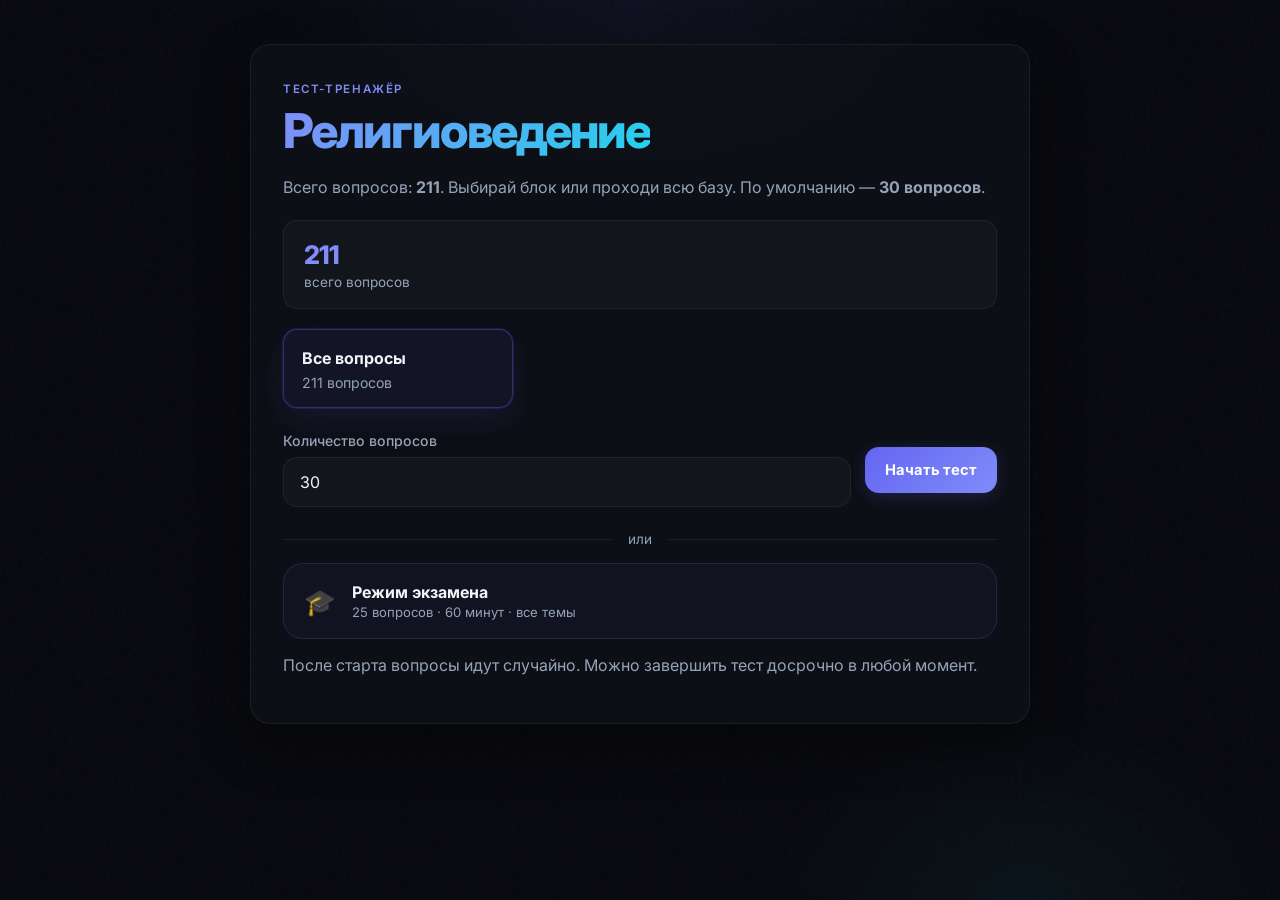
<file: rel/index.html>
<!doctype html>
<html lang="ru">
<head>
  <meta charset="utf-8">
  <meta name="viewport" content="width=device-width, initial-scale=1">
  <title>Религиоведение — тесты</title>
  <meta name="description" content="Тесты по религиоведению — подготовка к экзаменам">
  <link href="https://fonts.googleapis.com/css2?family=Inter:wght@300;400;500;600;700;800;900&display=swap" rel="stylesheet">
  <link rel="stylesheet" href="css/style.css">
  <script src="data/manifest.js" defer></script>
  <script src="js/app.js" defer></script>
</head>
<body>
  <main id="app" aria-live="polite"></main>
  <noscript>
    <div style="max-width:720px;margin:40px auto;padding:24px;font-family:system-ui,sans-serif;color:#94a3b8;">
      Для работы теста нужен JavaScript.
    </div>
  </noscript>
</body>
</html>
</file>
<file: rel/css/style.css>
:root {
  --bg: #08090e;
  --surface: rgba(15, 17, 23, .92);
  --surface-strong: #13151c;
  --text: #f1f5f9;
  --muted: #94a3b8;
  --border: rgba(255, 255, 255, .06);
  --border-hover: rgba(255, 255, 255, .12);
  --shadow: 0 20px 50px rgba(0, 0, 0, .4);
  --primary: #6366f1;
  --primary-light: #818cf8;
  --primary-contrast: #08090e;
  --success: #4ade80;
  --danger: #fb7185;
  --correct-bg: rgba(74, 222, 128, .1);
  --wrong-bg: rgba(251, 113, 133, .1);
  --grad-1: rgba(99, 102, 241, .08);
  --grad-2: rgba(34, 211, 238, .05);
  --radius: 20px;
  --radius-sm: 14px;
}

* {
  box-sizing: border-box;
}

html,
body {
  min-height: 100%;
}

body {
  margin: 0;
  font-family: Inter, -apple-system, BlinkMacSystemFont, 'Segoe UI', system-ui, sans-serif;
  background:
    radial-gradient(ellipse 60% 50% at 50% 0%, var(--grad-1), transparent 50%),
    radial-gradient(ellipse 40% 40% at 80% 100%, var(--grad-2), transparent 50%),
    var(--bg);
  color: var(--text);
  -webkit-font-smoothing: antialiased;
  -moz-osx-font-smoothing: grayscale;
}

/* Noise texture */
body::after {
  content: '';
  position: fixed;
  inset: 0;
  z-index: 0;
  opacity: .025;
  background-image: url("data:image/svg+xml,%3Csvg viewBox='0 0 256 256' xmlns='http://www.w3.org/2000/svg'%3E%3Cfilter id='n'%3E%3CfeTurbulence type='fractalNoise' baseFrequency='.85' numOctaves='4' stitchTiles='stitch'/%3E%3C/filter%3E%3Crect width='100%25' height='100%25' filter='url(%23n)'/%3E%3C/svg%3E");
  pointer-events: none;
}

button,
input {
  font: inherit;
}

#app {
  position: relative;
  z-index: 1;
  width: min(780px, calc(100% - 32px));
  margin: 0 auto;
  padding: 32px 0 48px;
}

/* ── CARD ── */
.card {
  background: var(--surface);
  backdrop-filter: blur(16px);
  border: 1px solid var(--border);
  box-shadow: var(--shadow);
  border-radius: var(--radius);
  padding: 32px;
  animation: fadeUp .5s ease both;
}

@keyframes fadeUp {
  from {
    opacity: 0;
    transform: translateY(16px);
  }

  to {
    opacity: 1;
    transform: translateY(0);
  }
}

/* ── HERO / HOME SCREEN ── */
.hero {
  margin-top: 12px;
}

.hero__top,
.quiz-top,
.actions-row,
.launch-row,
.mistake__head,
.progress-meta,
.stats-grid,
.result-card .stats-grid {
  display: flex;
  gap: 16px;
}

.hero__top,
.quiz-top,
.actions-row,
.launch-row,
.mistake__head {
  align-items: center;
  justify-content: space-between;
}

.hero h1,
.quiz-question,
.result-card h2 {
  margin: 0;
  line-height: 1.1;
  letter-spacing: -.04em;
}

.hero h1 {
  font-size: clamp(2rem, 4vw, 3rem);
  font-weight: 800;
  margin-top: 8px;
  background: linear-gradient(135deg, var(--primary-light), #22d3ee);
  -webkit-background-clip: text;
  -webkit-text-fill-color: transparent;
  background-clip: text;
}

.quiz-question {
  font-size: clamp(1.2rem, 2.2vw, 1.7rem);
  font-weight: 600;
  margin-top: 10px;
  color: var(--text);
}

/* ── EYEBROW ── */
.eyebrow {
  display: inline-flex;
  align-items: center;
  gap: 8px;
  margin: 0;
  font-size: .72rem;
  font-weight: 600;
  text-transform: uppercase;
  letter-spacing: .14em;
  color: var(--primary-light);
}

.hero__lead,
.muted,
.result-percentage,
.mistake p {
  color: var(--muted);
}

.hero__lead {
  font-size: 1rem;
  max-width: 72ch;
  line-height: 1.65;
}

/* ── STATS GRID ── */
.stats-grid {
  margin: 20px 0;
  flex-wrap: wrap;
}

.stat {
  flex: 1 1 180px;
  padding: 18px 20px;
  background: var(--surface-strong);
  border: 1px solid var(--border);
  border-radius: var(--radius-sm);
  transition: border-color .2s;
}

.stat:hover {
  border-color: var(--border-hover);
}

.stat__value {
  display: block;
  font-weight: 800;
  font-size: 1.6rem;
  letter-spacing: -.03em;
  color: var(--primary-light);
}

.stat__label {
  display: block;
  margin-top: 4px;
  color: var(--muted);
  font-size: .85rem;
}

/* ── MODE GRID ── */
.mode-grid {
  display: grid;
  gap: 12px;
  grid-template-columns: repeat(3, minmax(0, 1fr));
  margin: 20px 0 24px;
}

.mode-card {
  text-align: left;
  padding: 18px 18px 16px;
  border-radius: var(--radius-sm);
  border: 1px solid var(--border);
  background: var(--surface-strong);
  color: var(--text);
  cursor: pointer;
  transition: all .25s cubic-bezier(.4, 0, .2, 1);
}

.mode-card:hover {
  transform: translateY(-2px);
  border-color: var(--border-hover);
  box-shadow: 0 8px 24px rgba(0, 0, 0, .25);
}

.mode-card.active {
  border-color: rgba(99, 102, 241, .35);
  background: rgba(99, 102, 241, .08);
  box-shadow: 0 0 0 1px rgba(99, 102, 241, .15), 0 12px 28px rgba(99, 102, 241, .1);
}

.mode-card__title {
  display: block;
  font-weight: 700;
  margin-bottom: 6px;
}

.mode-card__meta {
  display: block;
  color: var(--muted);
  font-size: .88rem;
}

/* ── LAUNCH ROW ── */
.launch-row {
  flex-wrap: wrap;
  gap: 14px;
}

.field {
  display: grid;
  gap: 8px;
  min-width: 220px;
  flex: 1 1 240px;
}

.field__label {
  color: var(--muted);
  font-size: .88rem;
  font-weight: 500;
}

.field input {
  width: 100%;
  padding: 14px 16px;
  border-radius: var(--radius-sm);
  border: 1px solid var(--border);
  color: var(--text);
  background: var(--surface-strong);
  outline: none;
  transition: border-color .2s, box-shadow .2s;
}

.field input:focus {
  border-color: var(--primary);
  box-shadow: 0 0 0 3px rgba(99, 102, 241, .15);
}

/* ── BUTTONS ── */
.primary-btn,
.ghost-btn {
  border: 0;
  border-radius: var(--radius-sm);
  padding: 14px 20px;
  cursor: pointer;
  font-weight: 600;
  font-size: .92rem;
  transition: all .2s cubic-bezier(.4, 0, .2, 1);
}

.primary-btn:hover,
.ghost-btn:hover {
  transform: translateY(-1px);
}

.primary-btn {
  background: linear-gradient(135deg, var(--primary), var(--primary-light));
  color: #fff;
  font-weight: 700;
  box-shadow: 0 4px 16px rgba(99, 102, 241, .2);
}

.primary-btn:hover {
  box-shadow: 0 8px 24px rgba(99, 102, 241, .3);
}

.ghost-btn {
  background: var(--surface-strong);
  color: var(--text);
  border: 1px solid var(--border);
}

.ghost-btn:hover {
  border-color: var(--border-hover);
  background: rgba(255, 255, 255, .04);
}

/* ── LOADING / CENTER ── */
.center {
  min-height: 360px;
  display: grid;
  place-items: center;
  text-align: center;
}

.spinner {
  width: 42px;
  height: 42px;
  border-radius: 999px;
  border: 3px solid var(--border);
  border-top-color: var(--primary-light);
  animation: spin .8s linear infinite;
  margin-bottom: 18px;
}

@keyframes spin {
  to {
    transform: rotate(360deg);
  }
}

/* ── PROGRESS BAR ── */
.progress-wrap {
  margin: 22px 0 20px;
}

.progress-bar {
  width: 100%;
  height: 6px;
  background: rgba(255, 255, 255, .06);
  border-radius: 999px;
  overflow: hidden;
}

.progress-bar__fill {
  height: 100%;
  background: linear-gradient(90deg, var(--primary), #22d3ee);
  border-radius: inherit;
  transition: width .4s cubic-bezier(.4, 0, .2, 1);
}

.progress-meta {
  margin-top: 8px;
  justify-content: space-between;
  font-size: .88rem;
  color: var(--muted);
  flex-wrap: wrap;
}

/* ── OPTIONS ── */
.options-grid {
  display: grid;
  gap: 10px;
  margin-top: 16px;
}

.option-btn {
  width: 100%;
  display: grid;
  grid-template-columns: auto 1fr;
  gap: 14px;
  align-items: start;
  padding: 16px 18px;
  border-radius: var(--radius-sm);
  border: 1px solid var(--border);
  background: var(--surface-strong);
  color: var(--text);
  text-align: left;
  cursor: pointer;
  transition: all .2s cubic-bezier(.4, 0, .2, 1);
}

.option-btn:hover {
  transform: translateY(-1px);
  border-color: rgba(99, 102, 241, .25);
  background: rgba(99, 102, 241, .04);
}

.option-btn:disabled {
  cursor: default;
  opacity: 1;
  transform: none;
}

.option-btn__letter {
  flex-shrink: 0;
  width: 34px;
  height: 34px;
  display: grid;
  place-items: center;
  border-radius: 10px;
  font-weight: 800;
  font-size: .85rem;
  background: rgba(99, 102, 241, .1);
  color: var(--primary-light);
  transition: all .2s;
}

.option-btn:hover .option-btn__letter {
  background: rgba(99, 102, 241, .18);
}

.option-btn__text {
  line-height: 1.5;
  word-break: break-word;
}

.option-btn.correct {
  border-color: rgba(74, 222, 128, .35);
  background: var(--correct-bg);
}

.option-btn.correct .option-btn__letter {
  background: rgba(74, 222, 128, .2);
  color: var(--success);
}

.option-btn.wrong {
  border-color: rgba(251, 113, 133, .35);
  background: var(--wrong-bg);
}

.option-btn.wrong .option-btn__letter {
  background: rgba(251, 113, 133, .2);
  color: var(--danger);
}

/* ── FEEDBACK ── */
.feedback {
  margin-top: 16px;
  padding: 16px 18px;
  border-radius: var(--radius-sm);
  border: 1px solid rgba(99, 102, 241, .15);
  background: rgba(99, 102, 241, .06);
  line-height: 1.5;
  font-size: .92rem;
}

/* ── ACTIONS ── */
.actions-row {
  margin-top: 20px;
  flex-wrap: wrap;
}

/* ── RESULTS ── */
.result-card h2 {
  font-size: clamp(2.2rem, 4vw, 3.2rem);
  font-weight: 800;
  margin-top: 8px;
  background: linear-gradient(135deg, var(--primary-light), #22d3ee);
  -webkit-background-clip: text;
  -webkit-text-fill-color: transparent;
  background-clip: text;
}

.result-percentage {
  margin: 8px 0 0;
  font-size: 1.1rem;
}

.stats-grid--result .stat {
  min-width: 0;
}

/* ── MISTAKES ── */
.mistakes {
  margin-top: 24px;
}

.mistakes h3 {
  margin: 0 0 14px;
  font-size: 1.15rem;
  font-weight: 700;
}

.mistakes-list {
  display: grid;
  gap: 10px;
}

.mistake {
  padding: 16px 18px;
  border: 1px solid var(--border);
  border-radius: var(--radius-sm);
  background: var(--surface-strong);
  transition: border-color .2s;
}

.mistake:hover {
  border-color: var(--border-hover);
}

.mistake__head {
  margin-bottom: 10px;
  align-items: center;
  justify-content: space-between;
  gap: 10px;
}

.mistake__head span {
  color: var(--muted);
  font-size: .88rem;
}

.mistake p {
  margin: 0 0 8px;
  line-height: 1.55;
}

.mistake__answer {
  margin-top: 6px;
}

/* ── SUCCESS NOTE ── */
.success-note {
  margin-top: 20px;
  padding: 16px 18px;
  border-radius: var(--radius-sm);
  border: 1px solid rgba(74, 222, 128, .2);
  background: var(--correct-bg);
  font-weight: 600;
  color: var(--success);
}

/* ═══════════════════════════════════════════
   MOBILE ADAPTATION
   ═══════════════════════════════════════════ */

@media (max-width: 900px) {
  .mode-grid {
    grid-template-columns: 1fr;
  }

  .hero__top,
  .quiz-top,
  .actions-row,
  .launch-row {
    align-items: stretch;
    flex-direction: column;
  }

  .actions-row .primary-btn,
  .actions-row .ghost-btn,
  .launch-row .primary-btn,
  .launch-row .ghost-btn {
    width: 100%;
  }
}

@media (max-width: 640px) {
  #app {
    width: min(100% - 16px, 780px);
    padding: 16px 0 32px;
  }

  .card {
    padding: 15px;
    border-radius: 18px;
  }

  .option-btn {
    padding: 14px 16px;
    gap: 12px;
    border-radius: 12px;
  }

  .option-btn__letter {
    width: 30px;
    height: 30px;
    font-size: .85rem;
  }

  .stat {
    flex: 1 1 100%;
    padding: 16px;
  }

  .hero h1 {
    font-size: 1.8rem;
  }

  .quiz-question {
    font-size: 1.2rem;
  }
}

/* ── EXAM MODE ── */
.exam-section {
  margin-top: 24px;
}

.exam-divider {
  display: flex;
  align-items: center;
  gap: 16px;
  margin-bottom: 16px;
  color: var(--muted);
  font-size: .85rem;
}

.exam-divider::before,
.exam-divider::after {
  content: '';
  flex: 1;
  height: 1px;
  background: var(--border);
}

.exam-btn {
  width: 100%;
  display: flex;
  align-items: center;
  gap: 16px;
  padding: 18px 20px;
  border-radius: var(--radius);
  border: 1px solid rgba(99, 102, 241, .2);
  background: rgba(99, 102, 241, .05);
  color: var(--text);
  cursor: pointer;
  text-align: left;
  transition: all .25s cubic-bezier(.4, 0, .2, 1);
}

.exam-btn:hover {
  border-color: rgba(99, 102, 241, .4);
  background: rgba(99, 102, 241, .08);
  transform: translateY(-1px);
  box-shadow: 0 8px 24px rgba(99, 102, 241, .12);
}

.exam-btn__icon {
  font-size: 1.6rem;
  flex-shrink: 0;
}

.exam-btn__content {
  display: flex;
  flex-direction: column;
  gap: 2px;
}

.exam-btn__title {
  font-weight: 700;
  font-size: 1rem;
}

.exam-btn__meta {
  font-size: .82rem;
  color: var(--muted);
}

/* Timer in progress-meta */
.exam-timer {
  display: inline-flex;
  align-items: center;
  gap: 6px;
  padding: 2px 10px;
  border-radius: 999px;
  background: rgba(74, 222, 128, .08);
  border: 1px solid rgba(74, 222, 128, .2);
  font-weight: 700;
  font-size: .88rem;
  color: var(--success);
  transition: all .3s;
}

.exam-timer.warning {
  background: rgba(251, 191, 36, .08);
  border-color: rgba(251, 191, 36, .2);
  color: #fbbf24;
}

.exam-timer.danger {
  background: rgba(251, 113, 133, .08);
  border-color: rgba(251, 113, 133, .2);
  color: var(--danger);
}

.exam-timer__dot {
  width: 6px;
  height: 6px;
  border-radius: 50%;
  background: currentColor;
  animation: timerPulse 1s ease infinite;
}

@keyframes timerPulse {

  0%,
  100% {
    opacity: 1;
    transform: scale(1);
  }

  50% {
    opacity: .4;
    transform: scale(.7);
  }
}

.exam-timer__value {
  font-variant-numeric: tabular-nums;
}

/* ── SCROLLBAR ── */
::-webkit-scrollbar {
  width: 5px;
}

::-webkit-scrollbar-track {
  background: var(--bg);
}

::-webkit-scrollbar-thumb {
  background: rgba(255, 255, 255, .08);
  border-radius: 999px;
}

::-webkit-scrollbar-thumb:hover {
  background: rgba(255, 255, 255, .14);
}
</file>
